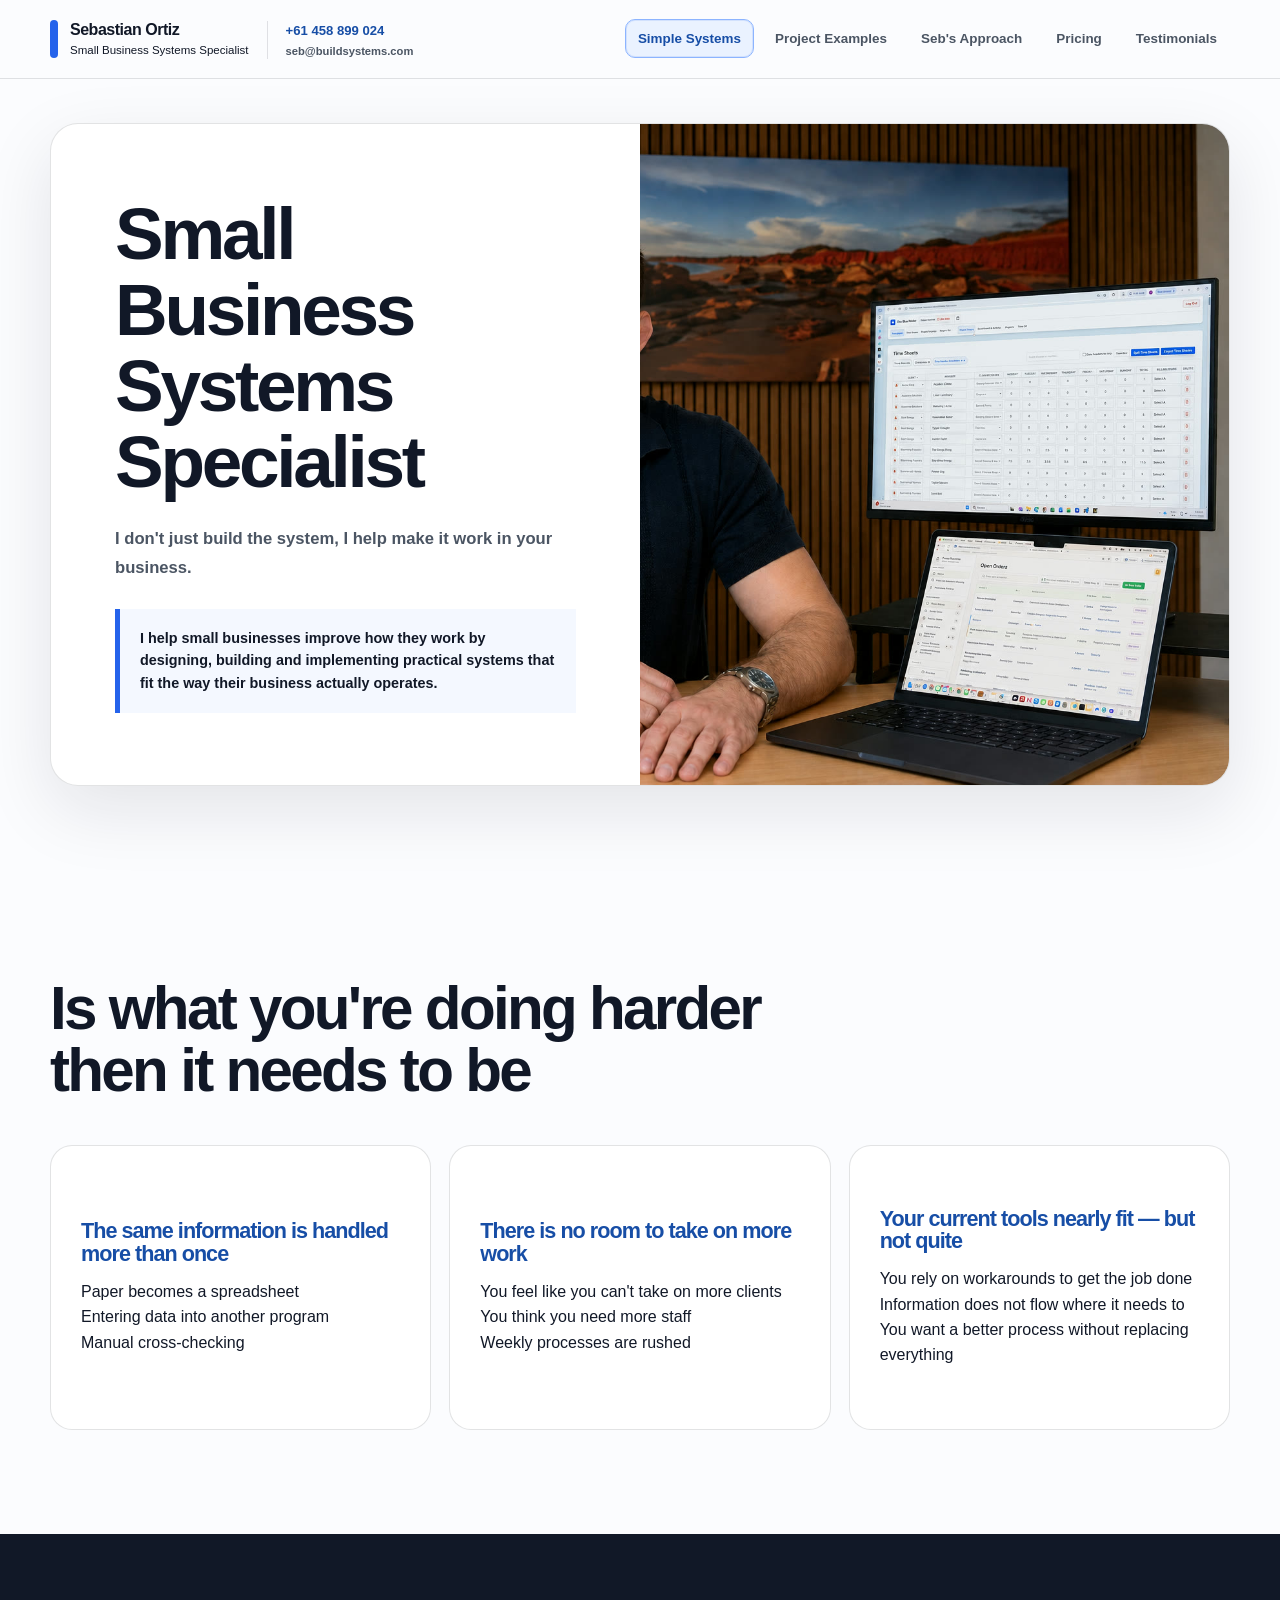
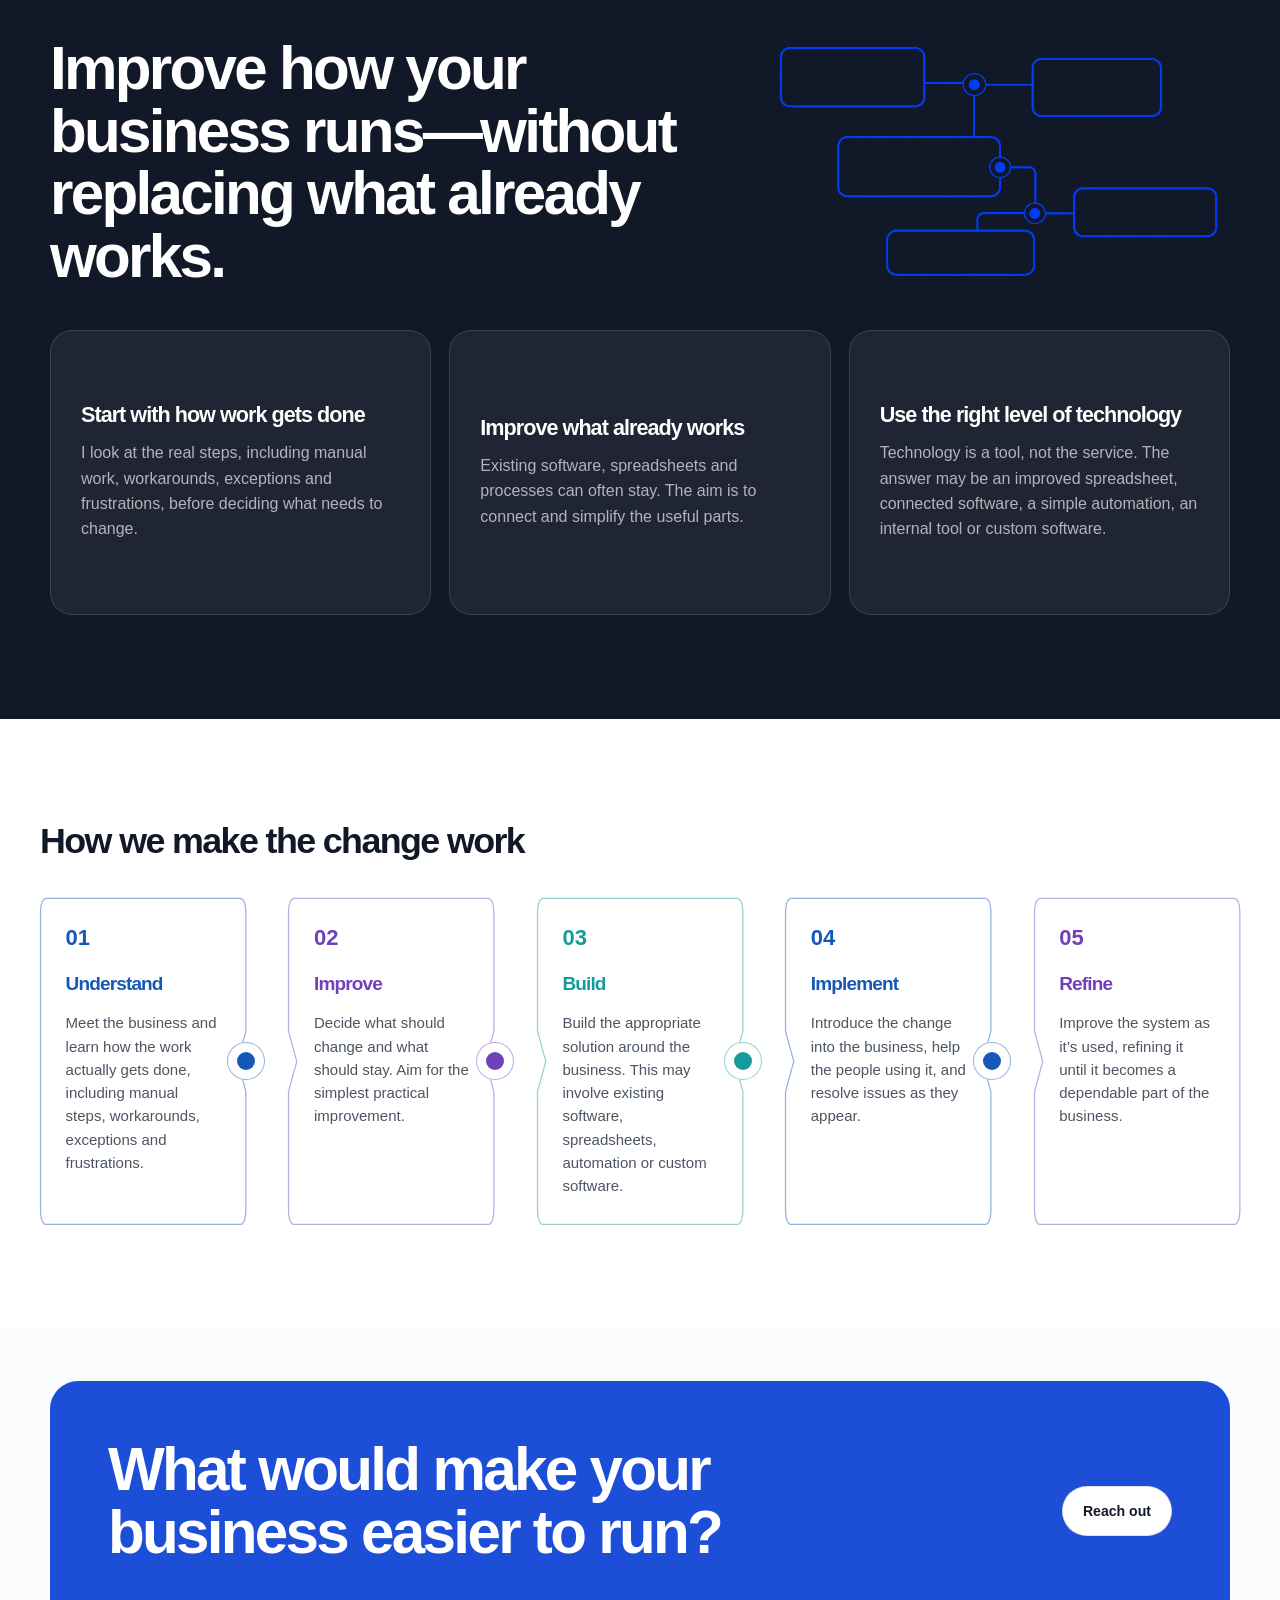
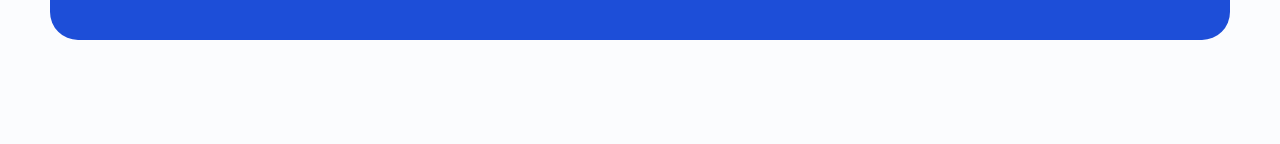
<file: seb-systems-github-ready/index.html>
<!doctype html>
<html lang="en">
<head>
  <meta charset="utf-8">
  <meta name="viewport" content="width=device-width, initial-scale=1">
  <meta name="description" content="Sebastian Ortiz is a Small Business Systems Specialist in Perth, helping small businesses improve the way work gets done.">
  <meta name="theme-color" content="#111827">
  <link rel="icon" href="assets/favicon-upgraded-boat.png" type="image/png">
  <link rel="stylesheet" href="assets/styles.css?v=20260903j">
  <title>Small Business Systems Specialist Perth | Sebastian Ortiz</title>
</head>
<body>
<a class="skip-link" href="#main">Skip to content</a>

<header class="site-header">
  <div class="container header-inner">
    <div class="brand-area">
      <a class="brand" href="index.html" aria-label="Sebastian Ortiz home">
        <span class="brand-mark" aria-hidden="true"></span>
        <span class="brand-copy"><strong>Sebastian Ortiz</strong><span>Small Business Systems Specialist</span></span>
      </a>
      <div class="header-contact"><a class="header-phone" href="tel:+61458899024" aria-label="Call Sebastian Ortiz on +61 458 899 024">+61 458 899 024</a><a class="header-email" href="mailto:seb@buildsystems.com">seb@buildsystems.com</a></div>
    </div>
    <button class="menu-toggle" type="button" aria-label="Open navigation" aria-expanded="false" data-menu-toggle>☰</button>
    <nav class="site-nav" aria-label="Main navigation" data-site-nav>
      <a href="index.html" aria-current="page">Simple Systems</a><a href="case-example.html">Project Examples</a><a href="about.html">Seb's Approach</a><a href="pricing.html">Pricing</a><a href="testimonials.html">Testimonials</a>
    </nav>
  </div>
</header>

<main id="main">
  <section class="hero">
    <div class="container hero-grid">
      <div class="hero-copy">
        <h1>Small Business Systems Specialist</h1>
        <p class="lead"><strong>I don't just build the system, I help make it work in your business.</strong></p>
        <div class="credibility"><strong>I help small businesses improve how they work by designing, building and implementing practical systems that fit the way their business actually operates.</strong></div>
      </div>
      <div class="hero-photo">
        <img src="assets/seb-photo-enhanced.jpg" alt="Custom workforce management systems displayed on a monitor and laptop" width="1536" height="1024" loading="eager" decoding="async" fetchpriority="high" data-photo data-nav-priority>
      </div>
    </div>
  </section>

  <section>
    <div class="container">
      <div class="section-heading">
        <div><h2>Is what you're doing harder then it needs to be</h2></div>
      </div>
      <div class="problem-grid">
        <article class="problem-card"><h3>The same information is handled more than once</h3><p>Paper becomes a spreadsheet<br>Entering data into another program<br>Manual cross-checking</p></article>
        <article class="problem-card"><h3>There is no room to take on more work</h3><p>You feel like you can't take on more clients<br>You think you need more staff<br>Weekly processes are rushed</p></article>
        <article class="problem-card"><h3>Your current tools nearly fit — but not quite</h3><p>You rely on workarounds to get the job done<br>Information does not flow where it needs to<br>You want a better process without replacing everything</p></article>
      </div>
    </div>
  </section>

  <section class="dark-section systems-section">
    <div class="container">
      <div class="systems-section__top">
        <div class="section-heading systems-section__heading">
          <div><h2>Improve how your business runs—without replacing what already works.</h2></div>
        </div>
        <figure class="systems-geometry" aria-hidden="true"><img src="assets/connected-systems-diagram.png" alt="" width="1717" height="916" loading="lazy" decoding="async"></figure>
      </div>
      <div class="build-grid">
        <article class="build-card"><h3>Start with how work gets done</h3><p>I look at the real steps, including manual work, workarounds, exceptions and frustrations, before deciding what needs to change.</p></article>
        <article class="build-card"><h3>Improve what already works</h3><p>Existing software, spreadsheets and processes can often stay. The aim is to connect and simplify the useful parts.</p></article>
        <article class="build-card"><h3>Use the right level of technology</h3><p>Technology is a tool, not the service. The answer may be an improved spreadsheet, connected software, a simple automation, an internal tool or custom software.</p></article>
      </div>
    </div>
  </section>

  <section class="process-section">
    <div class="container">
      <div class="section-heading section-heading--process"><div><h2>How we make the change work</h2></div></div>
      <div class="process-grid">
        <article class="process-card process-card--blue">
          <svg class="process-outline" viewBox="0 0 400 250" preserveAspectRatio="none" focusable="false" aria-hidden="true"><path d="M13 1H387Q399 1 399 13V102L383 125L399 148V237Q399 249 387 249H13Q1 249 1 237V13Q1 1 13 1Z" /></svg>
          <span class="process-number">01</span><h3>Understand</h3><p>Meet the business and learn how the work actually gets done, including manual steps, workarounds, exceptions and frustrations.</p>
        </article>
        <article class="process-card process-card--purple">
          <svg class="process-outline" viewBox="0 0 400 250" preserveAspectRatio="none" focusable="false" aria-hidden="true"><path d="M13 1H387Q399 1 399 13V102L383 125L399 148V237Q399 249 387 249H13Q1 249 1 237V148L17 125L1 102V13Q1 1 13 1Z" /></svg>
          <span class="process-number">02</span><h3>Improve</h3><p>Decide what should change and what should stay. Aim for the simplest practical improvement.</p>
        </article>
        <article class="process-card process-card--teal">
          <svg class="process-outline" viewBox="0 0 400 250" preserveAspectRatio="none" focusable="false" aria-hidden="true"><path d="M13 1H387Q399 1 399 13V102L383 125L399 148V237Q399 249 387 249H13Q1 249 1 237V148L17 125L1 102V13Q1 1 13 1Z" /></svg>
          <span class="process-number">03</span><h3>Build</h3><p>Build the appropriate solution around the business. This may involve existing software, spreadsheets, automation or custom software.</p>
        </article>
        <article class="process-card process-card--blue">
          <svg class="process-outline" viewBox="0 0 400 250" preserveAspectRatio="none" focusable="false" aria-hidden="true"><path d="M13 1H387Q399 1 399 13V102L383 125L399 148V237Q399 249 387 249H13Q1 249 1 237V148L17 125L1 102V13Q1 1 13 1Z" /></svg>
          <span class="process-number">04</span><h3>Implement</h3><p>Introduce the change into the business, help the people using it, and resolve issues as they appear.</p>
        </article>
        <article class="process-card process-card--purple">
          <svg class="process-outline" viewBox="0 0 400 250" preserveAspectRatio="none" focusable="false" aria-hidden="true"><path d="M13 1H387Q399 1 399 13V237Q399 249 387 249H13Q1 249 1 237V148L17 125L1 102V13Q1 1 13 1Z" /></svg>
          <span class="process-number">05</span><h3>Refine</h3><p>Improve the system as it’s used, refining it until it becomes a dependable part of the business.</p>
        </article>
        <span class="process-node process-node--blue" aria-hidden="true"></span>
        <span class="process-node process-node--purple" aria-hidden="true"></span>
        <span class="process-node process-node--teal" aria-hidden="true"></span>
        <span class="process-node process-node--blue-last" aria-hidden="true"></span>
      </div>
    </div>
  </section>

  <section>
    <div class="container cta-panel">
      <div><h2>What would make your business easier to run?</h2></div>
      <a class="btn btn-secondary cta-action" href="contact.html">Reach out</a>
    </div>
  </section>
</main>

<script src="assets/site-config.js"></script>
<script src="assets/site.js?v=20260903h"></script>

</body></html>
</file>
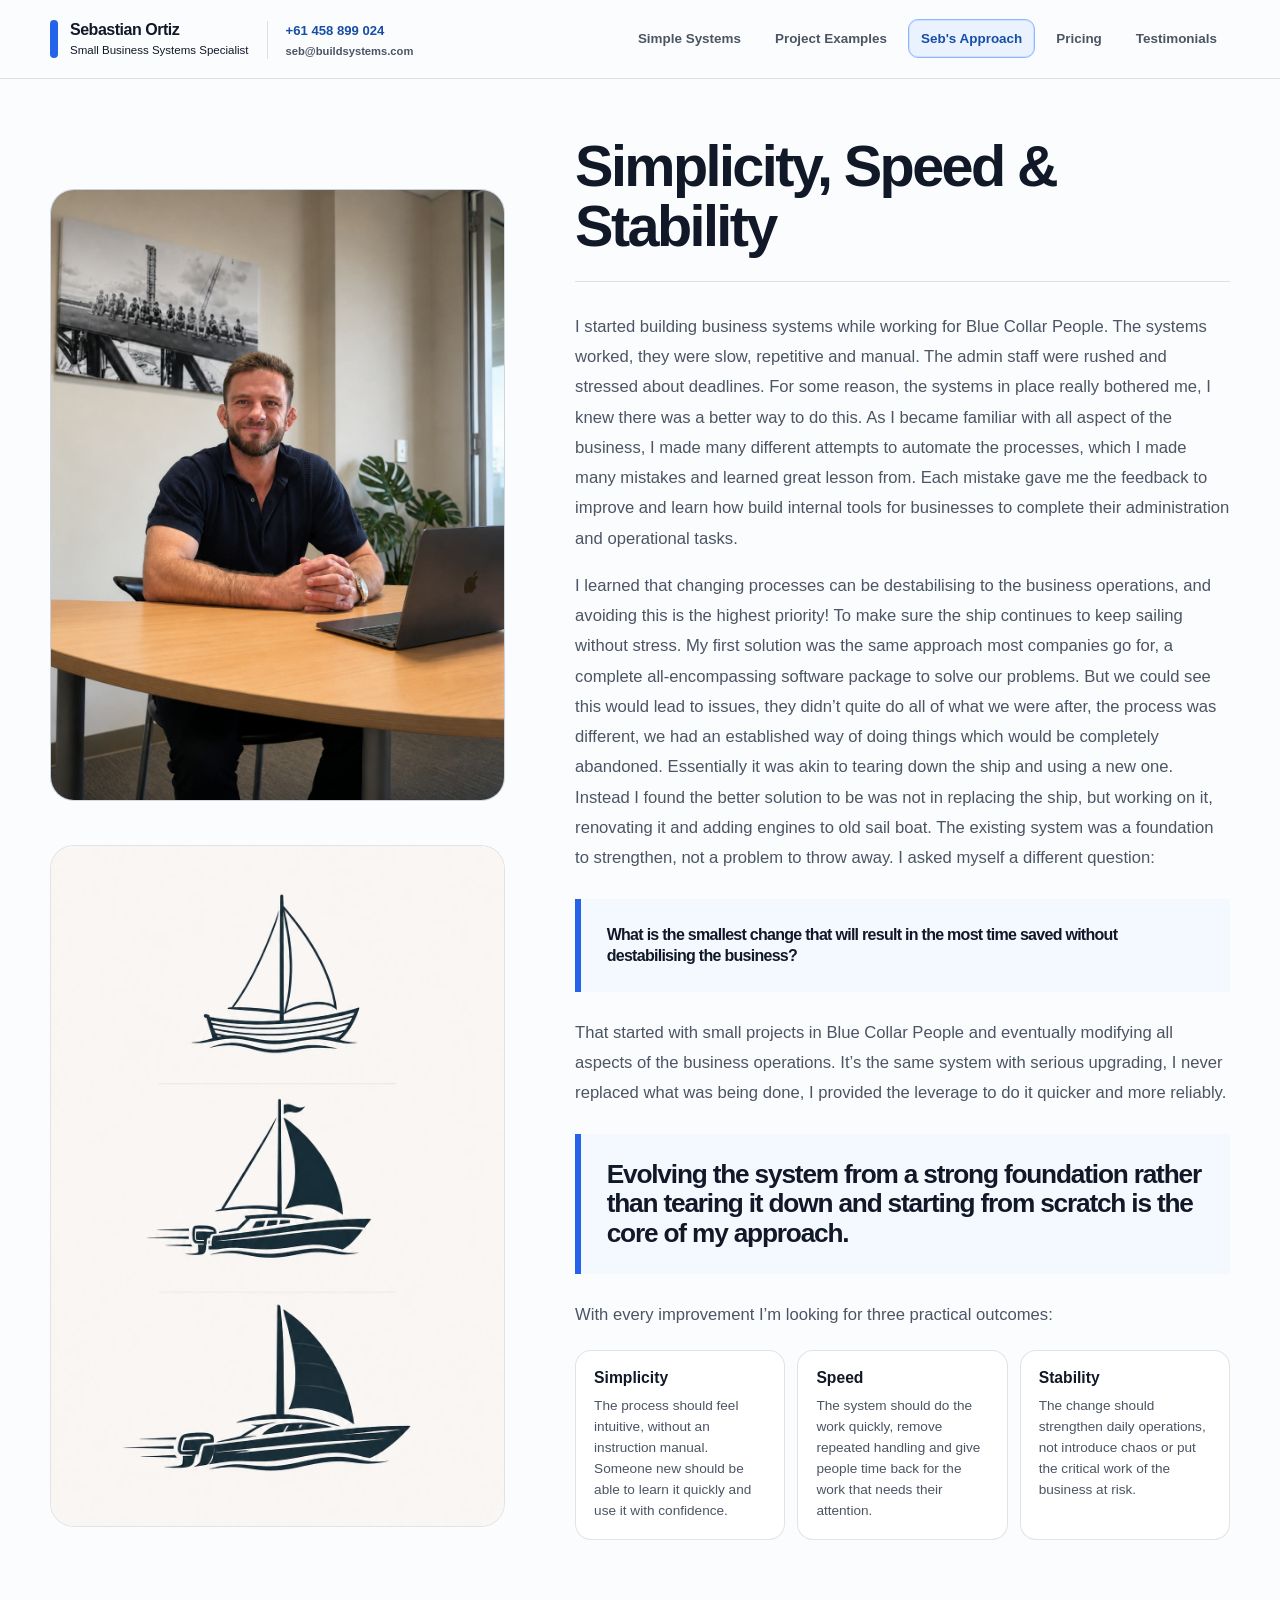
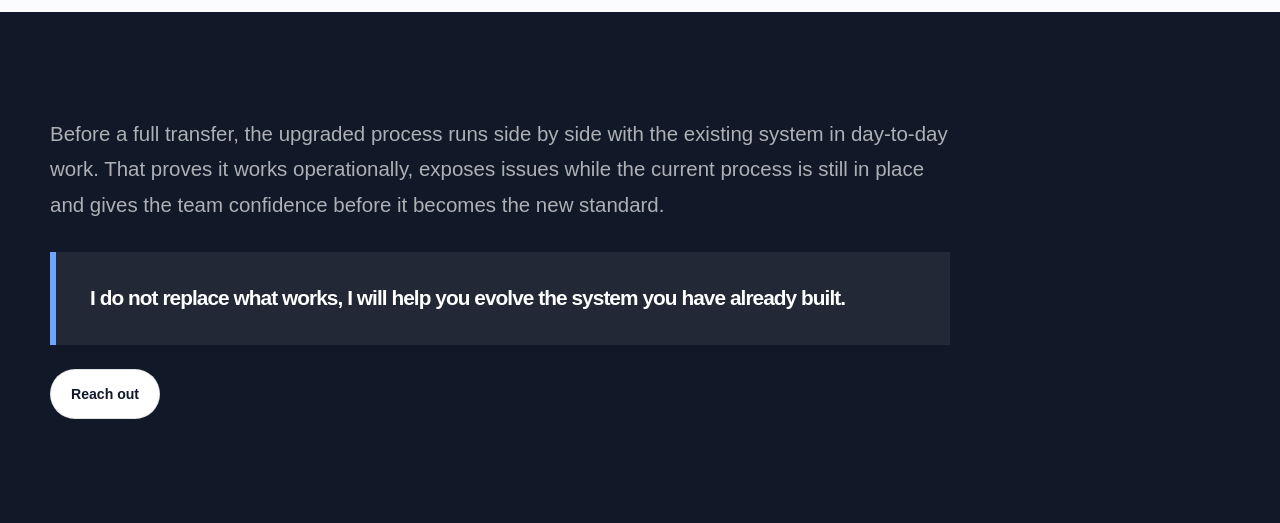
<file: seb-systems-github-ready/about.html>
<!doctype html>
<html lang="en">
<head>
  <meta charset="utf-8">
  <meta name="viewport" content="width=device-width, initial-scale=1">
  <meta name="description" content="About Sebastian Ortiz and his practical approach to improving small business systems.">
  <meta name="theme-color" content="#111827">
  <link rel="icon" href="assets/favicon-upgraded-boat.png" type="image/png">
  <link rel="stylesheet" href="assets/styles.css?v=20260903j">
  <title>Seb's Approach | Sebastian Ortiz</title>
</head>
<body>
<a class="skip-link" href="#main">Skip to content</a>

<header class="site-header">
  <div class="container header-inner">
    <div class="brand-area">
      <a class="brand" href="index.html" aria-label="Sebastian Ortiz home">
        <span class="brand-mark" aria-hidden="true"></span>
        <span class="brand-copy"><strong>Sebastian Ortiz</strong><span>Small Business Systems Specialist</span></span>
      </a>
      <div class="header-contact"><a class="header-phone" href="tel:+61458899024" aria-label="Call Sebastian Ortiz on +61 458 899 024">+61 458 899 024</a><a class="header-email" href="mailto:seb@buildsystems.com">seb@buildsystems.com</a></div>
    </div>
    <button class="menu-toggle" type="button" aria-label="Open navigation" aria-expanded="false" data-menu-toggle>☰</button>
    <nav class="site-nav" aria-label="Main navigation" data-site-nav>
      <a href="index.html">Simple Systems</a><a href="case-example.html">Project Examples</a><a href="about.html" aria-current="page">Seb's Approach</a><a href="pricing.html">Pricing</a><a href="testimonials.html">Testimonials</a>
    </nav>
  </div>
</header>

<main id="main">
  <section class="page-hero">
    <div class="container about-grid">
      <div class="about-visuals">
        <div class="about-photo">
          <img src="assets/seb-approach-portrait.jpg" alt="Sebastian Ortiz seated at a desk in his office" width="1086" height="1448" loading="eager" decoding="async" fetchpriority="high" data-photo data-nav-priority>
        </div>
        <div class="about-image-spacer" aria-hidden="true"></div>
        <figure class="about-boat-progression">
          <img src="assets/sebs-approach-boat-progression.jpg" alt="Illustration of boats progressing from a rowboat to motor-assisted sailboats" width="1024" height="1536" loading="lazy" decoding="async">
        </figure>
      </div>
      <div class="about-copy">
        <h1>Simplicity, Speed &amp; Stability</h1>
        <article>
          <p>I started building business systems while working for Blue Collar People. The systems worked, they were slow, repetitive and manual. The admin staff were rushed and stressed about deadlines. For some reason, the systems in place really bothered me, I knew there was a better way to do this. As I became familiar with all aspect of the business, I made many different attempts to automate the processes, which I made many mistakes and learned great lesson from. Each mistake gave me the feedback to improve and learn how build internal tools for businesses to complete their administration and operational tasks.</p>

          <p>I learned that changing processes can be  destabilising to the business operations, and avoiding this is the highest priority! To make sure the ship continues to keep sailing without stress. My first solution was the same approach most companies go for, a complete all-encompassing software package to solve our problems. But we could see this would lead to issues, they didn’t quite do all of what we were after, the process was different, we had an established way of doing things which would be completely abandoned. Essentially it was akin to tearing down the ship and using a new one. Instead I found the better solution to be was not in replacing the ship, but working on it, renovating it and adding engines to old sail boat. The existing system was a foundation to strengthen, not a problem to throw away. I asked myself a different question:</p>

          <blockquote class="approach-question">What is the smallest change that will result in the most time saved without destabilising the business?</blockquote>

          <p>That started with small projects in Blue Collar People and eventually modifying all aspects of the business operations. It’s the same system with serious upgrading, I never replaced what was being done, I provided the leverage to do it quicker and more reliably.</p>

          <blockquote class="foundational-statement">Evolving the system from a strong foundation rather than tearing it down and starting from scratch is the core of my approach.</blockquote>

          <p>With every improvement I’m looking for three practical outcomes:</p>

          <ul class="approach-principles" aria-label="System design principles">
            <li><strong>Simplicity</strong>The process should feel intuitive, without an instruction manual. Someone new should be able to learn it quickly and use it with confidence.</li>
            <li><strong>Speed</strong>The system should do the work quickly, remove repeated handling and give people time back for the work that needs their attention.</li>
            <li><strong>Stability</strong>The change should strengthen daily operations, not introduce chaos or put the critical work of the business at risk.</li>
          </ul>

        </article>
      </div>
    </div>
  </section>
  <section class="dark-section approach-transition-section" aria-label="Stable changeover"><div class="container"><div class="approach-transition"><p>Before a full transfer, the upgraded process runs side by side with the existing system in day-to-day work. That proves it works operationally, exposes issues while the current process is still in place and gives the team confidence before it becomes the new standard.</p><p class="closing-line">I do not replace what works, I will help you evolve the system you have already built.</p><a class="btn btn-secondary cta-action" href="contact.html">Reach out</a></div></div></section>
</main>

<script src="assets/site-config.js"></script>
<script src="assets/site.js?v=20260903h"></script>

</body></html>
</file>
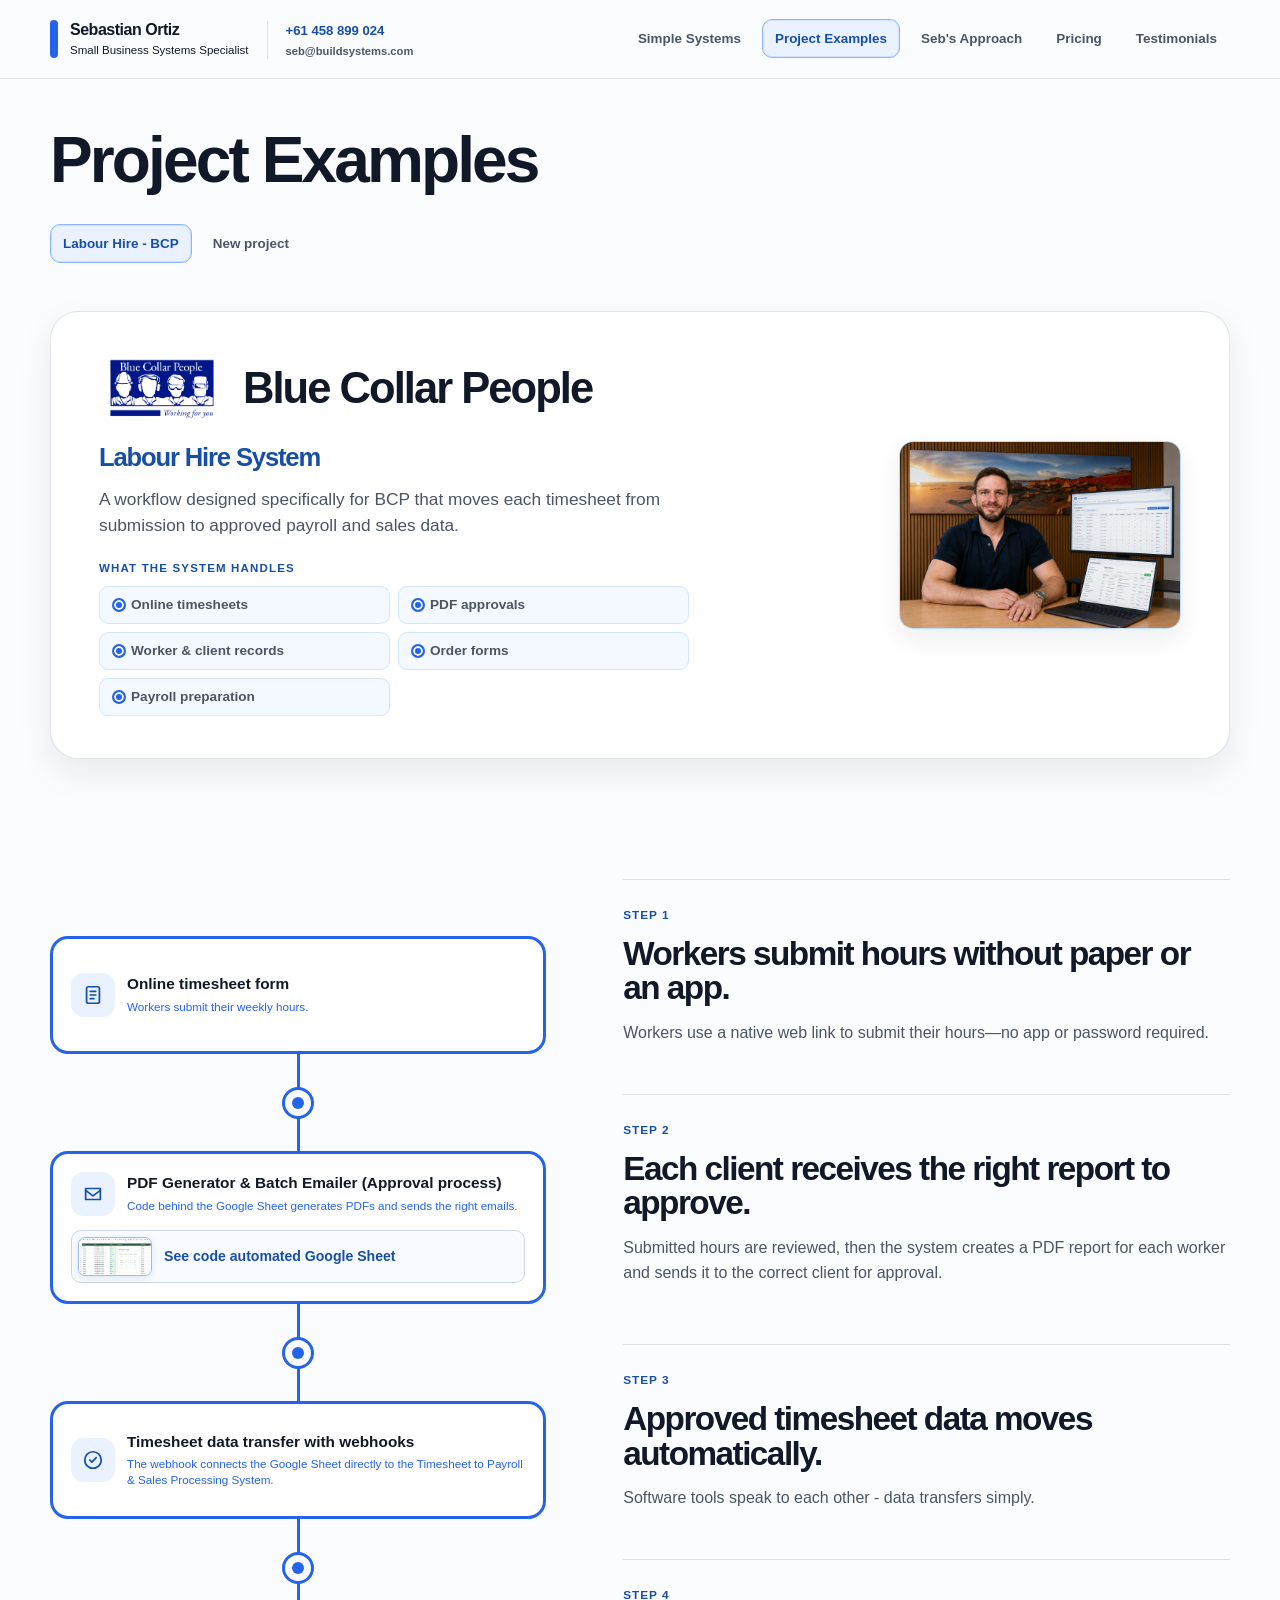
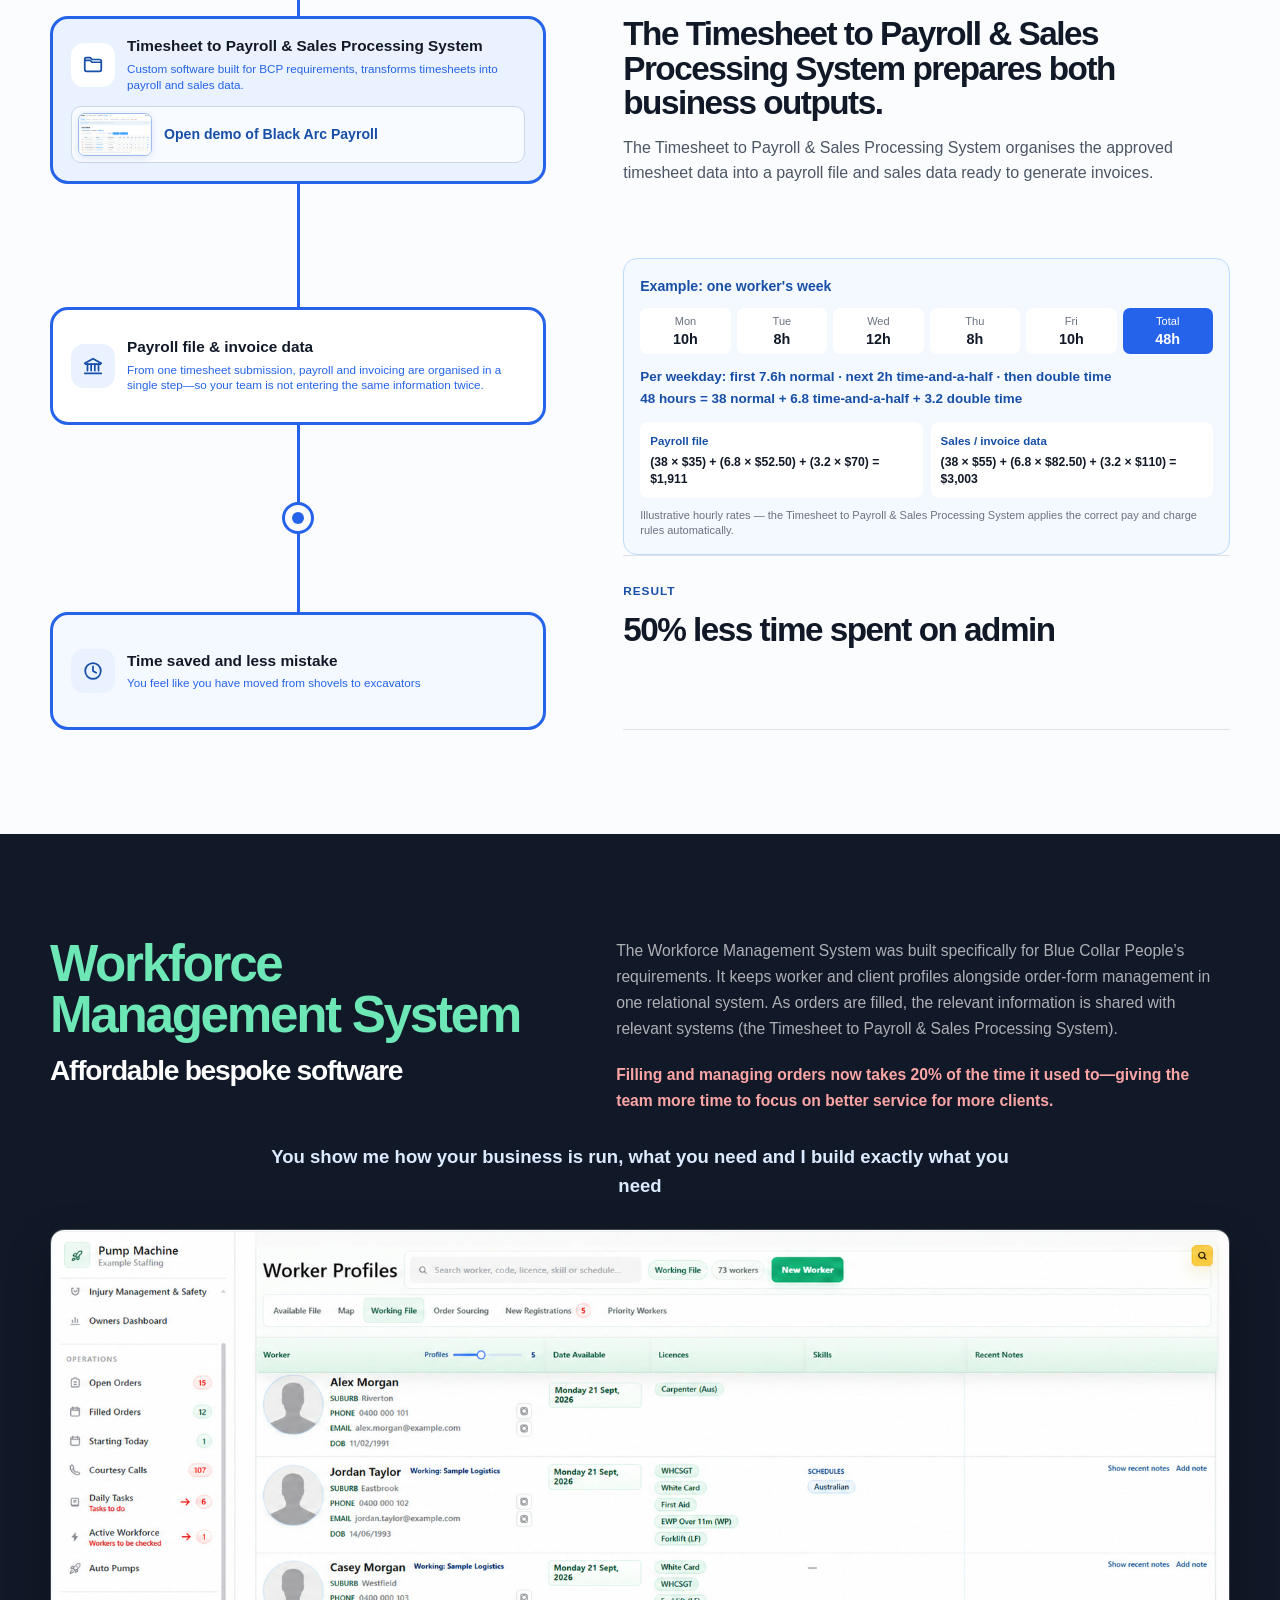
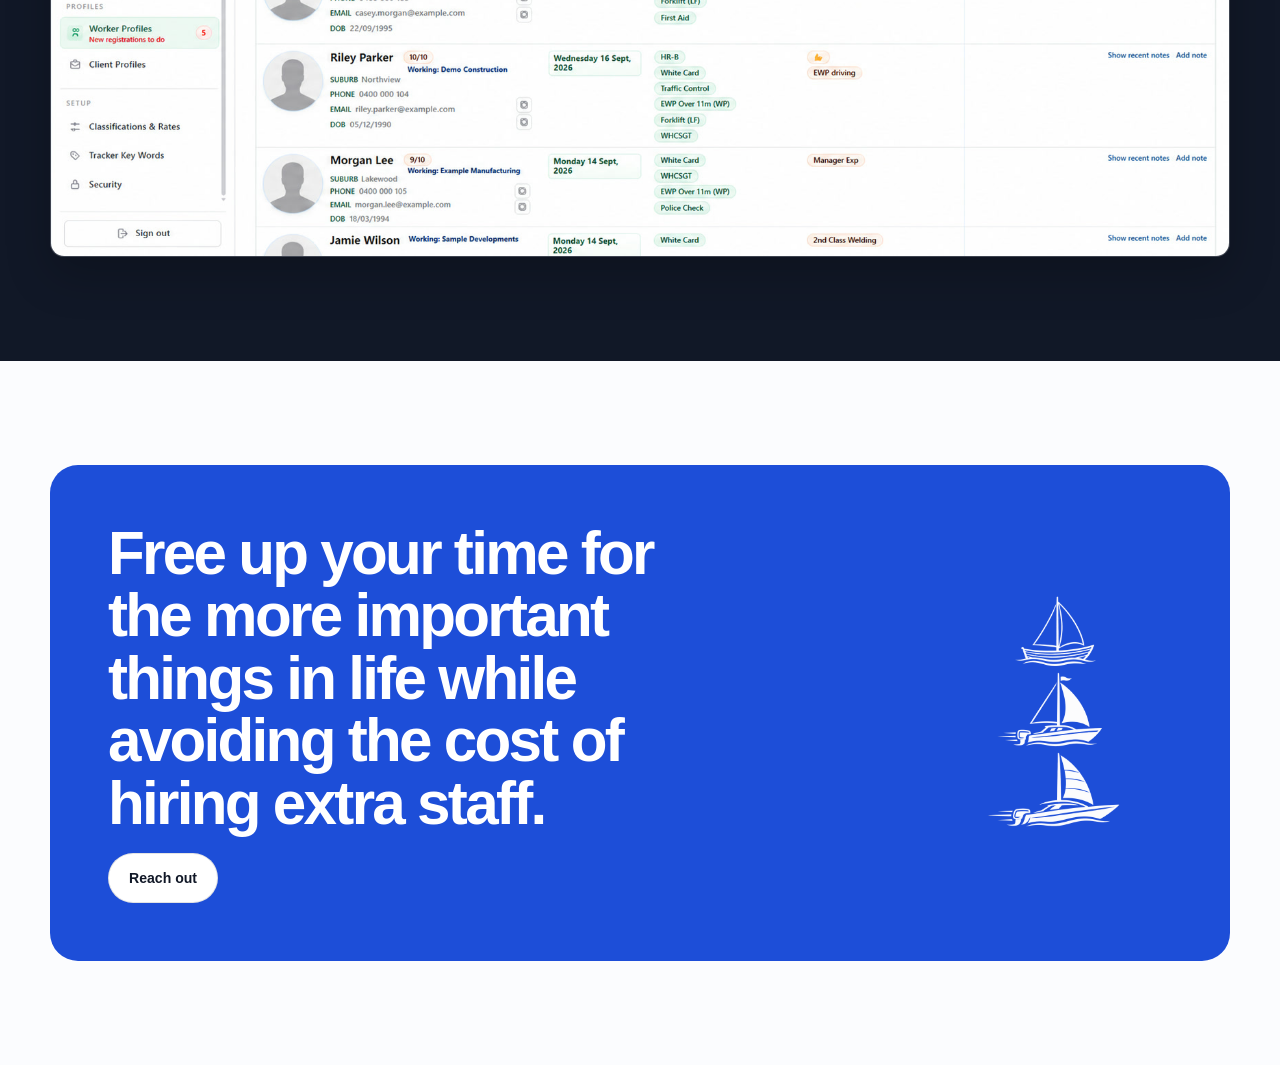
<file: seb-systems-github-ready/case-example.html>
<!doctype html>
<html lang="en">
<head>
  <meta charset="utf-8">
  <meta name="viewport" content="width=device-width, initial-scale=1">
  <meta name="description" content="Project examples from Sebastian Ortiz, including Blue Collar People's connected labour hire system.">
  <meta name="theme-color" content="#111827">
  <link rel="icon" href="assets/favicon-upgraded-boat.png" type="image/png">
  <link rel="stylesheet" href="assets/styles.css?v=20260903j">
  <title>Project Examples | Sebastian Ortiz</title>
</head>
<body>
<a class="skip-link" href="#main">Skip to content</a>

<header class="site-header">
  <div class="container header-inner">
    <div class="brand-area">
      <a class="brand" href="index.html" aria-label="Sebastian Ortiz home">
        <span class="brand-mark" aria-hidden="true"></span>
        <span class="brand-copy"><strong>Sebastian Ortiz</strong><span>Small Business Systems Specialist</span></span>
      </a>
      <div class="header-contact"><a class="header-phone" href="tel:+61458899024" aria-label="Call Sebastian Ortiz on +61 458 899 024">+61 458 899 024</a><a class="header-email" href="mailto:seb@buildsystems.com">seb@buildsystems.com</a></div>
    </div>
    <button class="menu-toggle" type="button" aria-label="Open navigation" aria-expanded="false" data-menu-toggle>☰</button>
    <nav class="site-nav" aria-label="Main navigation" data-site-nav>
      <a href="index.html">Simple Systems</a><a href="case-example.html" aria-current="page">Project Examples</a><a href="about.html">Seb's Approach</a><a href="pricing.html">Pricing</a><a href="testimonials.html">Testimonials</a>
    </nav>
  </div>
</header>

<main id="main">
  <section class="project-examples-intro" aria-labelledby="project-examples-heading">
    <div class="container">
      <div class="project-examples-intro__heading">
        <h1 id="project-examples-heading">Project Examples</h1>
      </div>
      <div class="project-tabs" role="tablist" aria-label="Project examples" data-project-tabs>
        <button class="project-tab" id="labour-hire-bcp-tab" type="button" role="tab" aria-selected="true" aria-controls="labour-hire-bcp-panel" tabindex="0" data-project-tab>Labour Hire - BCP</button>
        <button class="project-tab" id="new-project-tab" type="button" role="tab" aria-selected="false" aria-controls="new-project-panel" tabindex="-1" data-project-tab>New project</button>
      </div>
    </div>
  </section>

  <div class="project-example-panels">
    <div class="project-example-panel" id="labour-hire-bcp-panel" role="tabpanel" aria-labelledby="labour-hire-bcp-tab" tabindex="0">
      <section class="page-hero case-hero">
        <div class="container page-hero-shell">
          <div class="case-hero__content">
            <div class="case-hero__copy">
              <div class="case-hero__identity">
                <img class="case-hero__client-logo" src="assets/blue-collar-people-logo.png" alt="Blue Collar People logo" width="638" height="351" decoding="async">
                <h2>Blue Collar People</h2>
              </div>
              <h3>Labour Hire System</h3>
              <p class="case-hero__summary">A workflow designed specifically for BCP that moves each timesheet from submission to approved payroll and sales data.</p>
              <p class="case-hero__feature-label">What the system handles</p>
              <ul class="case-hero__features">
                <li>Online timesheets</li>
                <li>PDF approvals</li>
                <li>Worker &amp; client records</li>
                <li>Order forms</li>
                <li>Payroll preparation</li>
              </ul>
            </div>
            <figure class="case-hero__photo case-hero__photo--systems"><img src="assets/case-hero-seb-systems-sharp.jpg" alt="Sebastian Ortiz seated with the Timesheet to Payroll &amp; Sales Processing System on a desktop monitor and Workforce Management System on a laptop" width="1536" height="1024" loading="eager" decoding="async" fetchpriority="high" data-nav-priority></figure>
          </div>
        </div>
      </section>

  <section class="case-walkthrough-section">
    <div class="container">
      <div class="case-walkthrough" id="case-flow" aria-label="System flow">
        <div class="case-workflow-row">
          <div class="workflow-card-track"><article class="workflow-vertical-node"><span class="node-icon"><svg viewBox="0 0 24 24"><rect x="5" y="3" width="14" height="18" rx="2"/><path d="M9 8h6"/><path d="M9 12h6"/><path d="M9 16h4"/></svg></span><span class="node-copy"><strong>Online timesheet form</strong><span>Workers submit their weekly hours.</span></span></article><span class="workflow-vertical-connector" aria-hidden="true"></span></div>
          <article class="case-workflow-step"><span>Step 1</span><h2>Workers submit hours without paper or an app.</h2><p>Workers use a native web link to submit their hours—no app or password required.</p></article>
        </div>
        <div class="case-workflow-row">
          <div class="workflow-card-track"><article class="workflow-vertical-node"><span class="node-icon"><svg viewBox="0 0 24 24"><path d="M4 6h16v12H4z"/><path d="m4 8 8 6 8-6"/></svg></span><span class="node-copy"><strong>PDF Generator &amp; Batch Emailer (Approval process)</strong><span>Code behind the Google Sheet generates PDFs and sends the right emails.</span></span><a class="workflow-media-trigger" href="#batch-sheet-dialog"><img src="assets/batch-pdf-emailer-anonymised-preview.jpg" alt="Anonymised Google Sheet batch email queue" width="444" height="230" loading="lazy" decoding="async"><span class="workflow-media-copy"><strong>See code automated Google Sheet</strong></span></a></article><span class="workflow-vertical-connector" aria-hidden="true"></span></div>
          <article class="case-workflow-step"><span>Step 2</span><h2>Each client receives the right report to approve.</h2><p>Submitted hours are reviewed, then the system creates a PDF report for each worker and sends it to the correct client for approval.</p></article>
        </div>
        <div class="case-workflow-row">
          <div class="workflow-card-track"><article class="workflow-vertical-node"><span class="node-icon"><svg viewBox="0 0 24 24"><circle cx="12" cy="12" r="9"/><path d="m8.5 12 2.3 2.3 4.7-4.8"/></svg></span><span class="node-copy"><strong>Timesheet data transfer with webhooks</strong><span>The webhook connects the Google Sheet directly to the Timesheet to Payroll &amp; Sales Processing System.</span></span></article><span class="workflow-vertical-connector" aria-hidden="true"></span></div>
          <article class="case-workflow-step"><span>Step 3</span><h2>Approved timesheet data moves automatically.</h2><p>Software tools speak to each other - data transfers simply.</p></article>
        </div>
        <div class="case-workflow-row case-workflow-row--step-four">
          <div class="workflow-card-track workflow-card-track--step-four-hub"><article class="workflow-vertical-node workflow-vertical-node--hub"><span class="node-icon"><svg viewBox="0 0 24 24"><path d="M3 7h6l2 2h10v8a2 2 0 0 1-2 2H5a2 2 0 0 1-2-2z"/><path d="M3 7V6a2 2 0 0 1 2-2h4l2 2h8a2 2 0 0 1 2 2v1"/></svg></span><span class="node-copy"><strong>Timesheet to Payroll &amp; Sales Processing System</strong><span>Custom software built for BCP requirements, transforms timesheets into payroll and sales data.</span></span><a class="workflow-media-trigger workflow-demo-trigger" href="timesheet-payroll-demo.html" target="_blank" rel="noopener noreferrer"><img src="assets/black-arc-payroll-demo-preview-small.jpg" alt="Black Arc Labour Hire Payroll Preparation demo showing fictional editable time sheets" width="480" height="270" loading="lazy" decoding="async"><span class="workflow-media-copy"><strong>Open demo of Black Arc Payroll</strong></span></a></article><span class="workflow-vertical-connector" aria-hidden="true"></span></div>
          <article class="case-workflow-step case-workflow-step--step-four"><span>Step 4</span><h2>The Timesheet to Payroll &amp; Sales Processing System prepares both business outputs.</h2><p>The Timesheet to Payroll &amp; Sales Processing System organises the approved timesheet data into a payroll file and sales data ready to generate invoices.</p></article>
          <span class="workflow-vertical-connector workflow-vertical-connector--step-four-join" aria-hidden="true"></span>
          <div class="workflow-card-track workflow-card-track--step-four-output"><article class="workflow-vertical-node workflow-vertical-node--output"><span class="node-icon"><svg viewBox="0 0 24 24"><path d="m3 9 9-5 9 5"/><path d="M4 10h16"/><path d="M6 10v7"/><path d="M10 10v7"/><path d="M14 10v7"/><path d="M18 10v7"/><path d="M3 20h18"/></svg></span><span class="node-copy"><strong>Payroll file &amp; invoice data</strong><span>From one timesheet submission, payroll and invoicing are organised in a single step—so your team is not entering the same information twice.</span></span></article><span class="workflow-vertical-connector" aria-hidden="true"></span></div>
          <div class="timesheet-example" aria-label="Illustrative timesheet calculation"><strong>Example: one worker's week</strong><div class="timesheet-example__hours"><span>Mon<br><b>10h</b></span><span>Tue<br><b>8h</b></span><span>Wed<br><b>12h</b></span><span>Thu<br><b>8h</b></span><span>Fri<br><b>10h</b></span><span class="timesheet-example__total">Total<br><b>48h</b></span></div><p class="timesheet-example__split">Per weekday: first 7.6h normal · next 2h time-and-a-half · then double time<br>48 hours = 38 normal + 6.8 time-and-a-half + 3.2 double time</p><div class="timesheet-example__outputs"><div><span>Payroll file</span><b>(38 × $35) + (6.8 × $52.50) + (3.2 × $70) = $1,911</b></div><div><span>Sales / invoice data</span><b>(38 × $55) + (6.8 × $82.50) + (3.2 × $110) = $3,003</b></div></div><small>Illustrative hourly rates — the Timesheet to Payroll &amp; Sales Processing System applies the correct pay and charge rules automatically.</small></div>
        </div>
        <div class="case-workflow-row case-workflow-row--result">
          <div class="workflow-card-track workflow-card-track--last"><article class="workflow-vertical-node workflow-vertical-node--result"><span class="node-icon"><svg viewBox="0 0 24 24"><circle cx="12" cy="12" r="8.5"/><path d="M12 7v5l3.5 2"/></svg></span><span class="node-copy"><strong>Time saved and less mistake</strong><span>You feel like you have moved from shovels to excavators</span></span></article></div>
          <article class="case-workflow-step case-workflow-step--result"><span>Result</span><h2>50% less time spent on admin</h2></article>
        </div>
      </div>
      <section class="media-modal" id="batch-sheet-dialog" role="dialog" aria-modal="true" aria-labelledby="batch-sheet-dialog-title"><a class="media-modal__backdrop" href="#case-flow" aria-label="Close Google Sheet preview"></a><div class="media-modal__panel"><div class="media-modal__header"><div><span class="kicker">PDF Generator &amp; Batch Emailer (Approval process)</span><h2 id="batch-sheet-dialog-title">Code turns the review queue into sent PDF reports.</h2></div><a class="media-modal__close" href="#case-flow" aria-label="Close Google Sheet preview">×</a></div><div class="media-visual-with-note"><img src="assets/batch-pdf-emailer-anonymised.jpg" alt="Anonymised Google Sheet batch email queue with generic clients and sent report status" width="1746" height="901" loading="lazy" decoding="async"><span class="media-code-note"><b aria-hidden="true">&lt;/&gt;</b><span><strong>Automation code</strong><small>Generates PDFs and sends emails.</small></span></span></div><p>One spreadsheet interface is backed by automation that creates client-specific PDF reports and sends each one to the correct recipient.</p></div></section>
    </div>
  </section>

      <section class="dark-section workforce-section"><div class="container"><div class="workforce-callout" aria-labelledby="workforce-management-system-title"><div class="workforce-callout__intro"><div><h2 id="workforce-management-system-title" class="workforce-product-title">Workforce Management System</h2><h3>Affordable bespoke software</h3></div><div><p>The Workforce Management System was built specifically for Blue Collar People’s requirements. It keeps worker and client profiles alongside order-form management in one relational system. As orders are filled, the relevant information is shared with relevant systems (the Timesheet to Payroll &amp; Sales Processing System).</p><p class="workforce-result">Filling and managing orders now takes 20% of the time it used to—giving the team more time to focus on better service for more clients.</p></div></div><p class="workforce-product-copy">You show me how your business is run, what you need and I build exactly what you need</p><figure class="workforce-callout__image"><img src="assets/pump-machine-worker-profiles.jpg" alt="Workforce Management System Worker Profiles screen showing demo worker records, licences, skills and availability" width="1721" height="914" loading="lazy" decoding="async"></figure></div></div></section>
    </div>

    <div class="project-example-panel project-example-panel--placeholder" id="new-project-panel" role="tabpanel" aria-labelledby="new-project-tab" tabindex="0" hidden>
      <section class="project-placeholder-section">
        <div class="container">
          <div class="project-placeholder">
            <p class="kicker">New project</p>
            <h2>Your next project example</h2>
            <p>Add the next project details here when you are ready.</p>
          </div>
        </div>
      </section>
    </div>
  </div>

  <section><div class="container cta-panel case-cta-panel"><div><h2>Free up your time for the more important things in life while avoiding the cost of hiring extra staff.</h2><a class="btn btn-secondary cta-action" href="contact.html">Reach out</a></div><figure class="case-cta-boats"><img src="assets/case-cta-boat-progression-white.png" alt="White illustration of three boats progressing from a simple sailboat to faster motor-assisted sailboats" width="1024" height="1536" loading="lazy" decoding="async"></figure></div></section>
</main>

<script src="assets/site-config.js"></script>
<script src="assets/site.js?v=20260903h"></script>

</body></html>
</file>
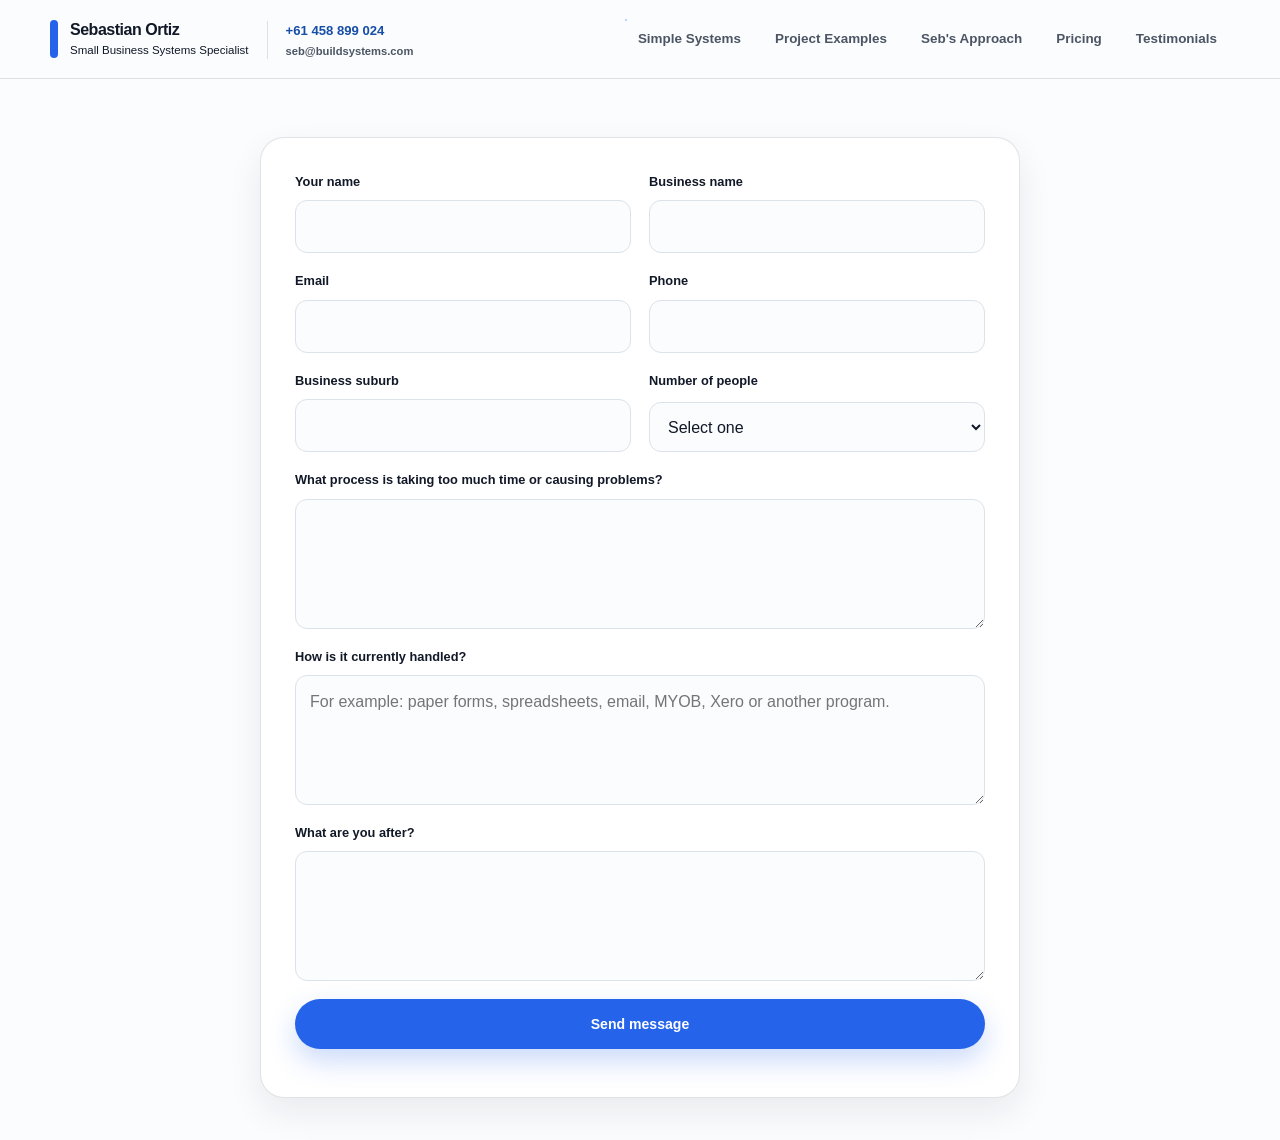
<file: seb-systems-github-ready/contact.html>
<!doctype html>
<html lang="en">
<head>
  <meta charset="utf-8">
  <meta name="viewport" content="width=device-width, initial-scale=1">
  <meta name="description" content="Contact Sebastian Ortiz about a practical systems improvement for a small Perth business.">
  <meta name="theme-color" content="#111827">
  <link rel="icon" href="assets/favicon-upgraded-boat.png" type="image/png">
  <link rel="stylesheet" href="assets/styles.css?v=20260903j">
  <title>Contact | Sebastian Ortiz</title>
</head>
<body>
<a class="skip-link" href="#main">Skip to content</a>

<header class="site-header">
  <div class="container header-inner">
    <div class="brand-area">
      <a class="brand" href="index.html" aria-label="Sebastian Ortiz home">
        <span class="brand-mark" aria-hidden="true"></span>
        <span class="brand-copy"><strong>Sebastian Ortiz</strong><span>Small Business Systems Specialist</span></span>
      </a>
      <div class="header-contact"><a class="header-phone" href="tel:+61458899024" aria-label="Call Sebastian Ortiz on +61 458 899 024">+61 458 899 024</a><a class="header-email" href="mailto:seb@buildsystems.com">seb@buildsystems.com</a></div>
    </div>
    <button class="menu-toggle" type="button" aria-label="Open navigation" aria-expanded="false" data-menu-toggle>☰</button>
    <nav class="site-nav" aria-label="Main navigation" data-site-nav>
      <a href="index.html">Simple Systems</a><a href="case-example.html">Project Examples</a><a href="about.html">Seb's Approach</a><a href="pricing.html">Pricing</a><a href="testimonials.html">Testimonials</a>
    </nav>
  </div>
</header>

<main id="main">
  <section class="page-hero">
    <div class="container contact-grid">
      <form class="form-card" id="contact-form" method="post" data-contact-form>
        <div class="form-grid">
          <div class="field"><label for="name">Your name</label><input id="name" name="name" autocomplete="name" required></div>
          <div class="field"><label for="business">Business name</label><input id="business" name="business" required></div>
          <div class="field"><label for="email">Email</label><input id="email" name="email" type="email" autocomplete="email" required></div>
          <div class="field"><label for="phone">Phone</label><input id="phone" name="phone" type="tel" autocomplete="tel" required></div>
          <div class="field"><label for="suburb">Business suburb</label><input id="suburb" name="suburb" required></div>
          <div class="field"><label for="team_size">Number of people</label><select id="team_size" name="team_size" required><option value="">Select one</option><option>Just me</option><option>2–5</option><option>6–10</option><option>More than 10</option></select></div>
          <div class="field full"><label for="problem">What process is taking too much time or causing problems?</label><textarea id="problem" name="problem" required></textarea></div>
          <div class="field full"><label for="current_process">How is it currently handled?</label><textarea id="current_process" name="current_process" placeholder="For example: paper forms, spreadsheets, email, MYOB, Xero or another program."></textarea></div>
          <div class="field full"><label for="what_after">What are you after?</label><textarea id="what_after" name="what_after"></textarea></div>
          <div class="field full"><button class="btn btn-primary" type="submit">Send message</button></div>
        </div>
        <p class="form-status" data-form-status aria-live="polite"></p>
      </form>
    </div>
  </section>
</main>

<script src="assets/site-config.js"></script>
<script src="assets/site.js?v=20260903h"></script>

</body></html>
</file>
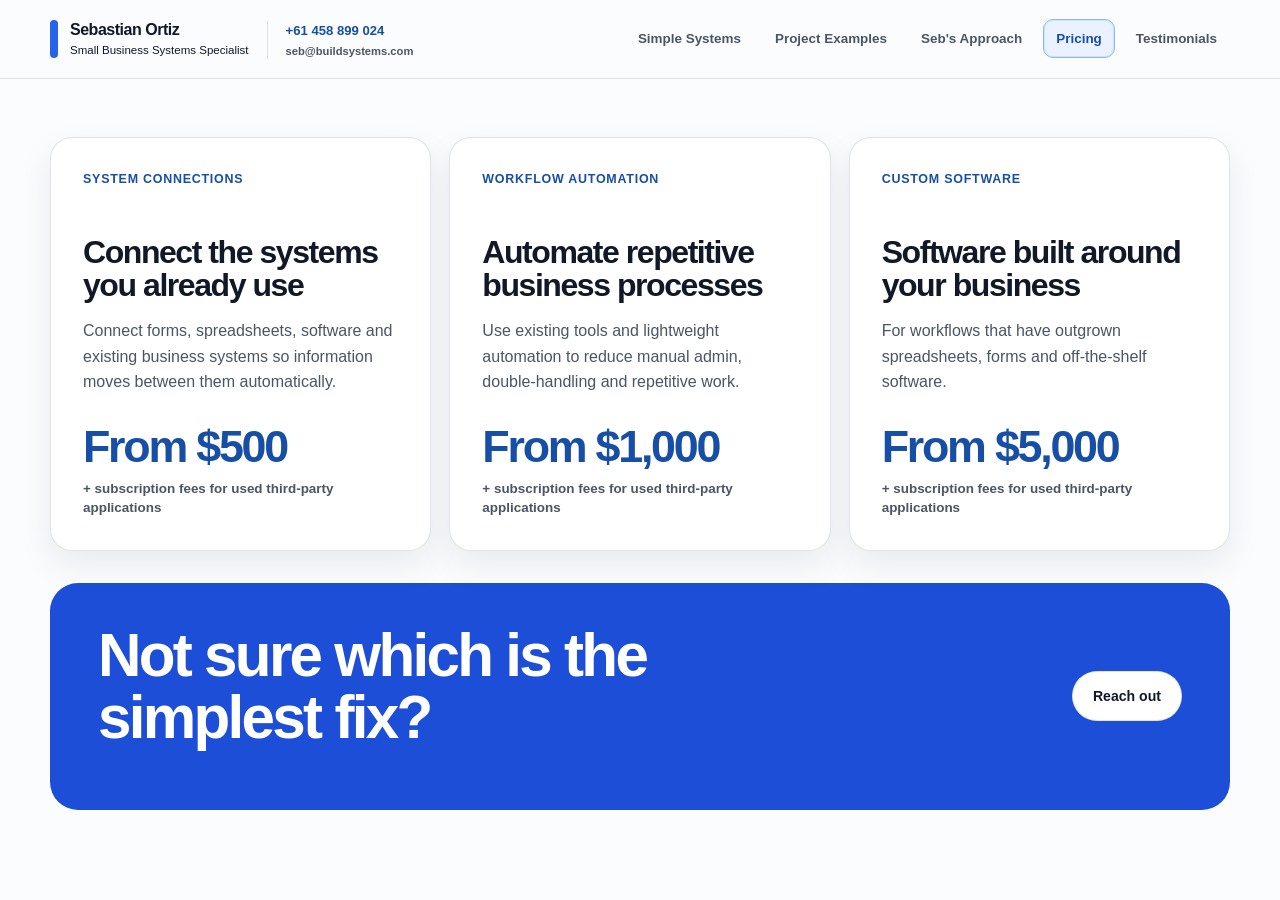
<file: seb-systems-github-ready/pricing.html>
<!doctype html>
<html lang="en">
<head>
  <meta charset="utf-8">
  <meta name="viewport" content="width=device-width, initial-scale=1">
  <meta name="description" content="Clear pricing for practical small business systems built by Sebastian Ortiz.">
  <meta name="theme-color" content="#111827">
  <link rel="icon" href="assets/favicon-upgraded-boat.png" type="image/png">
  <link rel="stylesheet" href="assets/styles.css?v=20260903j">
  <title>Pricing | Sebastian Ortiz</title>
</head>
<body>
<a class="skip-link" href="#main">Skip to content</a>

<header class="site-header">
  <div class="container header-inner">
    <div class="brand-area">
      <a class="brand" href="index.html" aria-label="Sebastian Ortiz home">
        <span class="brand-mark" aria-hidden="true"></span>
        <span class="brand-copy"><strong>Sebastian Ortiz</strong><span>Small Business Systems Specialist</span></span>
      </a>
      <div class="header-contact"><a class="header-phone" href="tel:+61458899024" aria-label="Call Sebastian Ortiz on +61 458 899 024">+61 458 899 024</a><a class="header-email" href="mailto:seb@buildsystems.com">seb@buildsystems.com</a></div>
    </div>
    <button class="menu-toggle" type="button" aria-label="Open navigation" aria-expanded="false" data-menu-toggle>☰</button>
    <nav class="site-nav" aria-label="Main navigation" data-site-nav>
      <a href="index.html">Simple Systems</a><a href="case-example.html">Project Examples</a><a href="about.html">Seb's Approach</a><a href="pricing.html" aria-current="page">Pricing</a><a href="testimonials.html">Testimonials</a>
    </nav>
  </div>
</header>

<main id="main">
  <section class="pricing-section">
    <div class="container">
      <div class="pricing-grid">
        <article class="pricing-card">
          <span class="pricing-card__type">System connections</span>
          <h2>Connect the systems you already use</h2>
          <p>Connect forms, spreadsheets, software and existing business systems so information moves between them automatically.</p>
          <p class="pricing-card__price">From $500<small>+ subscription fees for used third-party applications</small></p>
        </article>
        <article class="pricing-card">
          <span class="pricing-card__type">Workflow automation</span>
          <h2>Automate repetitive business processes</h2>
          <p>Use existing tools and lightweight automation to reduce manual admin, double-handling and repetitive work.</p>
          <p class="pricing-card__price">From $1,000<small>+ subscription fees for used third-party applications</small></p>
        </article>
        <article class="pricing-card">
          <span class="pricing-card__type">Custom software</span>
          <h2>Software built around your business</h2>
          <p>For workflows that have outgrown spreadsheets, forms and off-the-shelf software.</p>
          <p class="pricing-card__price">From $5,000<small>+ subscription fees for used third-party applications</small></p>
        </article>
      </div>
    </div>
  </section>

  <section class="pricing-cta-section">
    <div class="container">
      <div class="pricing-cta cta-panel">
        <div><h2>Not sure which is the simplest fix?</h2></div>
        <a class="btn btn-secondary cta-action" href="contact.html">Reach out</a>
      </div>
    </div>
  </section>
</main>

<script src="assets/site-config.js"></script>
<script src="assets/site.js?v=20260903h"></script>

</body></html>
</file>
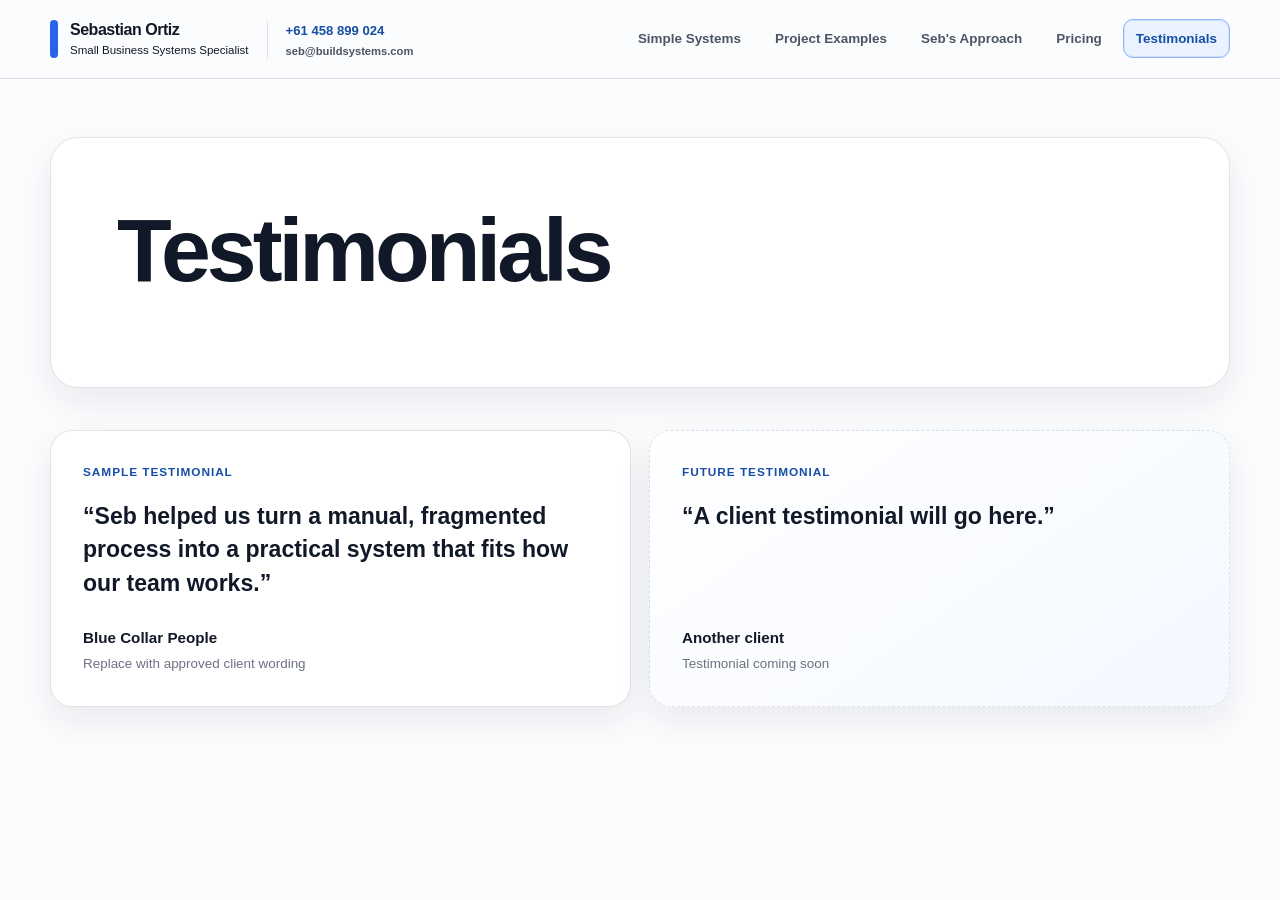
<file: seb-systems-github-ready/testimonials.html>
<!doctype html>
<html lang="en">
<head>
  <meta charset="utf-8">
  <meta name="viewport" content="width=device-width, initial-scale=1">
  <meta name="description" content="Client testimonials for practical small business systems built by Sebastian Ortiz.">
  <meta name="theme-color" content="#111827">
  <link rel="icon" href="assets/favicon-upgraded-boat.png" type="image/png">
  <link rel="stylesheet" href="assets/styles.css?v=20260903j">
  <title>Testimonials | Sebastian Ortiz</title>
</head>
<body>
<a class="skip-link" href="#main">Skip to content</a>

<header class="site-header">
  <div class="container header-inner">
    <div class="brand-area">
      <a class="brand" href="index.html" aria-label="Sebastian Ortiz home">
        <span class="brand-mark" aria-hidden="true"></span>
        <span class="brand-copy"><strong>Sebastian Ortiz</strong><span>Small Business Systems Specialist</span></span>
      </a>
      <div class="header-contact"><a class="header-phone" href="tel:+61458899024" aria-label="Call Sebastian Ortiz on +61 458 899 024">+61 458 899 024</a><a class="header-email" href="mailto:seb@buildsystems.com">seb@buildsystems.com</a></div>
    </div>
    <button class="menu-toggle" type="button" aria-label="Open navigation" aria-expanded="false" data-menu-toggle>☰</button>
    <nav class="site-nav" aria-label="Main navigation" data-site-nav>
      <a href="index.html">Simple Systems</a><a href="case-example.html">Project Examples</a><a href="about.html">Seb's Approach</a><a href="pricing.html">Pricing</a><a href="testimonials.html" aria-current="page">Testimonials</a>
    </nav>
  </div>
</header>

<main id="main">
  <section class="page-hero testimonials-hero" aria-labelledby="testimonials-heading">
    <div class="container">
      <div class="page-hero-shell">
        <h1 id="testimonials-heading">Testimonials</h1>
      </div>
    </div>
  </section>

  <section class="testimonials-section testimonials-page-section" aria-label="Client testimonials">
    <div class="container">
      <div class="testimonials-grid">
        <article class="testimonial-card">
          <p class="testimonial-card__label">Sample testimonial</p>
          <blockquote><p>“Seb helped us turn a manual, fragmented process into a practical system that fits how our team works.”</p></blockquote>
          <p class="testimonial-card__source"><strong>Blue Collar People</strong><span>Replace with approved client wording</span></p>
        </article>
        <article class="testimonial-card testimonial-card--placeholder">
          <p class="testimonial-card__label">Future testimonial</p>
          <blockquote><p>“A client testimonial will go here.”</p></blockquote>
          <p class="testimonial-card__source"><strong>Another client</strong><span>Testimonial coming soon</span></p>
        </article>
      </div>
    </div>
  </section>
</main>

<script src="assets/site-config.js"></script>
<script src="assets/site.js?v=20260903h"></script>

</body></html>
</file>
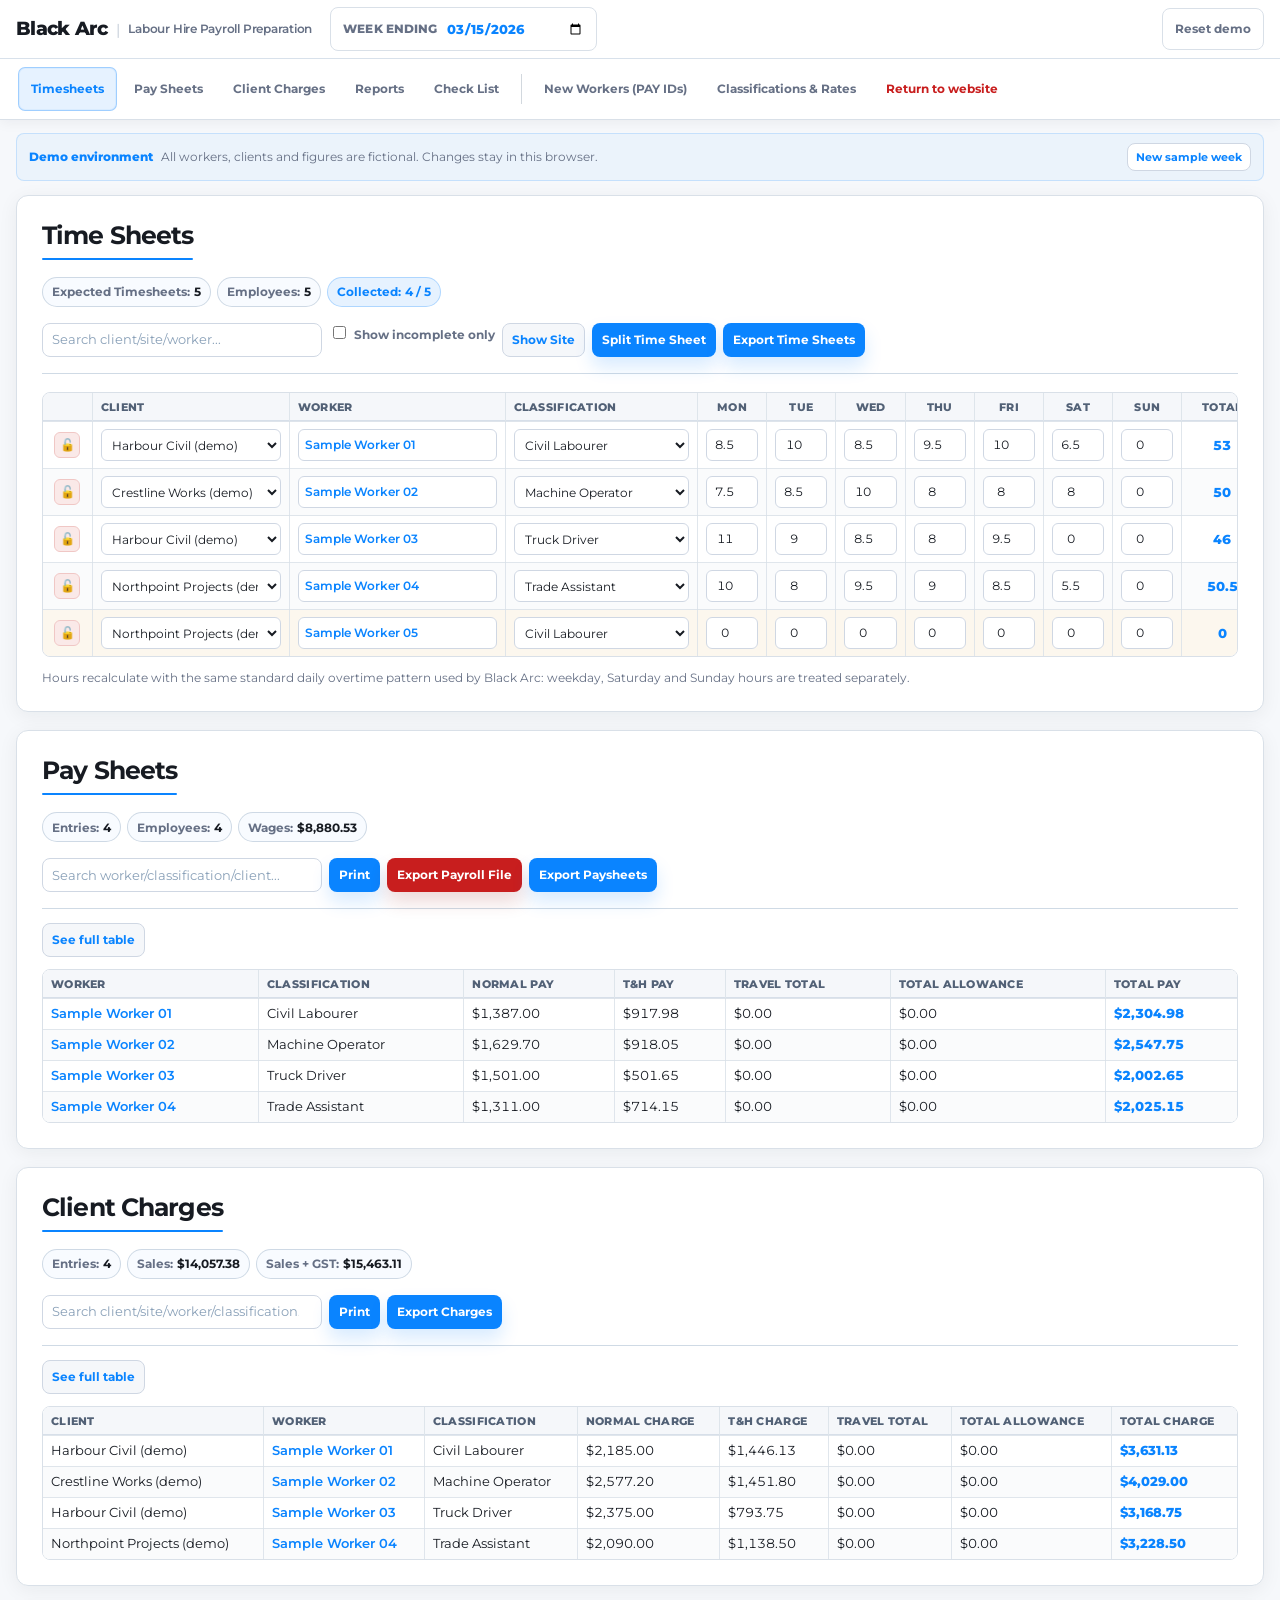
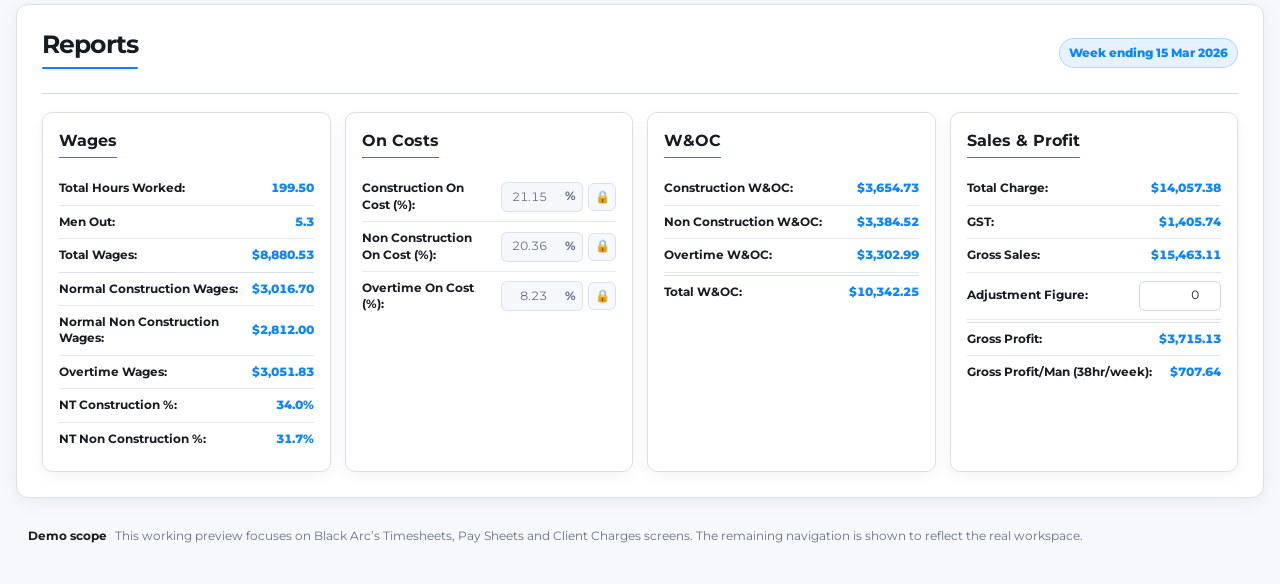
<file: seb-systems-github-ready/timesheet-payroll-demo.html>
<!doctype html>
<html lang="en">
<head>
  <meta charset="utf-8">
  <meta name="viewport" content="width=device-width, initial-scale=1">
  <meta name="description" content="A fictional-data interactive demo of Black Arc Payroll.">
  <meta name="theme-color" content="#f6f8fb">
  <link rel="preconnect" href="https://fonts.googleapis.com">
  <link rel="preconnect" href="https://fonts.gstatic.com" crossorigin>
  <link href="https://fonts.googleapis.com/css2?family=Montserrat:wght@400;500;600;700&display=swap" rel="stylesheet">
  <link rel="icon" href="assets/favicon-upgraded-boat.png" type="image/png">
  <link rel="stylesheet" href="assets/timesheet-payroll-demo.css?v=20260903d">
  <title>Black Arc Payroll — Interactive Demo</title>
</head>
<body>
  <a class="demo-skip-link" href="#timesheets">Skip to Time Sheets</a>

  <div class="app-container demo-app-container">
    <header class="app-bar">
      <a class="app-bar-brand" href="case-example.html#case-flow" aria-label="Back to the project example">
        <span class="app-bar-brand-primary">Black Arc</span>
        <span class="app-bar-brand-separator" aria-hidden="true">|</span>
        <span class="app-bar-brand-product">Labour Hire Payroll Preparation</span>
      </a>

      <label class="app-bar-week-picker" for="demo-week-ending-date">
        <span>Week ending</span>
        <input id="demo-week-ending-date" type="date" value="2026-03-15" data-demo-week-ending>
      </label>

      <button class="app-bar-logout" type="button" data-demo-reset>Reset demo</button>

      <nav class="app-bar-navigation" aria-label="Payroll demo navigation">
        <div class="app-bar-navigation-group">
          <a class="is-active" href="#timesheets">Timesheets</a>
          <a href="#paysheets">Pay Sheets</a>
          <a href="#charges">Client Charges</a>
          <a href="#reports">Reports</a>
          <button class="app-bar-demo-disabled" type="button" data-demo-toast="Check List is disabled for this demo.">Check List</button>
        </div>
        <span class="app-bar-navigation-divider" aria-hidden="true"></span>
        <div class="app-bar-navigation-group">
          <button class="app-bar-demo-disabled" type="button" data-demo-toast="New Workers (PAY IDs) is disabled for this demo.">New Workers (PAY IDs)</button>
          <button class="app-bar-demo-disabled" type="button" data-demo-toast="Classifications &amp; Rates is disabled for this demo.">Classifications &amp; Rates</button>
          <a class="return-website-link" href="case-example.html#case-flow">Return to website</a>
        </div>
      </nav>
    </header>

    <p class="demo-data-banner" role="status"><strong>Demo environment</strong><span>All workers, clients and figures are fictional. Changes stay in this browser.</span><button class="demo-new-sample-button" type="button" data-demo-randomise>New sample week</button></p>

    <main>
      <section id="timesheets" class="demo-sheet" aria-labelledby="timesheets-heading">
        <div class="table-toolbar">
          <div class="table-toolbar__summary">
            <div class="table-toolbar__title"><h1 id="timesheets-heading">Time Sheets</h1></div>
            <div class="table-toolbar__metrics section-summary" aria-label="Time Sheet summary">
              <span class="count-display">Expected Timesheets: <b data-demo-expected-count>0</b></span>
              <span class="count-display">Employees: <b data-demo-employee-count>0</b></span>
              <span class="count-display table-toolbar__progress">Collected: <b data-demo-collected-count>0 / 0</b></span>
            </div>
          </div>
          <div class="table-toolbar__actions">
            <div class="table-toolbar__search search-filter"><label class="demo-visually-hidden" for="demo-timesheet-search">Search time sheets</label><input id="demo-timesheet-search" class="search-input" type="search" placeholder="Search client/site/worker..." data-demo-timesheet-search></div>
            <div class="table-toolbar__filters"><label class="filter-label"><input type="checkbox" data-demo-incomplete-filter> Show incomplete only</label></div>
            <div class="table-toolbar__columns"><button class="site-column-toggle-btn" type="button" data-demo-toggle-site>Show Site</button></div>
            <div class="table-toolbar__exports controls">
              <button type="button" data-demo-toast="Splitting is disabled in this safe demo.">Split Time Sheet</button>
              <button type="button" data-demo-toast="Exports are disabled in this safe demo.">Export Time Sheets</button>
            </div>
          </div>
        </div>

        <div class="timesheet-table-wrap" tabindex="0" aria-label="Editable fictional time sheets">
          <table id="timesheet-table">
            <thead data-demo-timesheet-head></thead>
            <tbody id="timesheet-body" data-demo-timesheet-body></tbody>
          </table>
        </div>
        <p class="demo-table-note">Hours recalculate with the same standard daily overtime pattern used by Black Arc: weekday, Saturday and Sunday hours are treated separately.</p>
      </section>

      <section id="paysheets" class="demo-sheet" aria-labelledby="paysheets-heading">
        <div class="table-toolbar">
          <div class="table-toolbar__summary">
            <div class="table-toolbar__title"><h2 id="paysheets-heading">Pay Sheets</h2></div>
            <div class="table-toolbar__metrics section-summary" aria-label="Pay Sheet summary">
              <span class="count-display">Entries: <b data-demo-paysheet-entry-count>0</b></span>
              <span class="count-display">Employees: <b data-demo-paysheet-employee-count>0</b></span>
              <span class="count-display">Wages: <b data-demo-paysheet-wages>$0.00</b></span>
            </div>
          </div>
          <div class="table-toolbar__actions">
            <div class="table-toolbar__search search-filter"><label class="demo-visually-hidden" for="demo-paysheet-search">Search pay sheets</label><input id="demo-paysheet-search" class="search-input" type="search" placeholder="Search worker/classification/client..." data-demo-paysheet-search></div>
            <div class="table-toolbar__exports controls">
              <button type="button" data-demo-toast="Printing is disabled in this safe demo.">Print</button>
              <button class="export-payroll-file-btn" type="button" data-demo-toast="Payroll file exports are disabled in this safe demo.">Export Payroll File</button>
              <button type="button" data-demo-toast="Exports are disabled in this safe demo.">Export Paysheets</button>
            </div>
          </div>
        </div>
        <div class="demo-secondary-controls"><button class="paysheet-table-toggle-btn" type="button" data-demo-toggle-paysheet-full>See full table</button></div>
        <div class="paysheet-table-wrap" tabindex="0" aria-label="Fictional payroll output"><table id="paysheet-table"><thead data-demo-paysheet-head></thead><tbody id="paysheet-body" data-demo-paysheet-body></tbody></table></div>
      </section>

      <section id="charges" class="demo-sheet" aria-labelledby="charges-heading">
        <div class="table-toolbar">
          <div class="table-toolbar__summary">
            <div class="table-toolbar__title"><h2 id="charges-heading">Client Charges</h2></div>
            <div class="table-toolbar__metrics section-summary" aria-label="Client charge summary">
              <span class="count-display">Entries: <b data-demo-charge-entry-count>0</b></span>
              <span class="count-display">Sales: <b data-demo-charge-sales>$0.00</b></span>
              <span class="count-display">Sales + GST: <b data-demo-charge-sales-gst>$0.00</b></span>
            </div>
          </div>
          <div class="table-toolbar__actions">
            <div class="table-toolbar__search search-filter"><label class="demo-visually-hidden" for="demo-charge-search">Search client charges</label><input id="demo-charge-search" class="search-input" type="search" placeholder="Search client/site/worker/classification..." data-demo-charge-search></div>
            <div class="table-toolbar__exports controls">
              <button type="button" data-demo-toast="Printing is disabled in this safe demo.">Print</button>
              <button type="button" data-demo-toast="Exports are disabled in this safe demo.">Export Charges</button>
            </div>
          </div>
        </div>
        <div class="demo-secondary-controls"><button class="charges-table-toggle-btn" type="button" data-demo-toggle-charges-full>See full table</button></div>
        <div class="charges-table-wrap" tabindex="0" aria-label="Fictional client charge output"><table id="charges-table"><thead data-demo-charges-head></thead><tbody id="charges-body" data-demo-charges-body></tbody></table></div>
      </section>

      <section id="reports" class="demo-sheet demo-reports" aria-labelledby="reports-heading">
        <div class="reports-heading-row">
          <h2 id="reports-heading">Reports</h2>
          <span class="report-week-pill" data-demo-report-week-ending>Week ending 15 Mar 2026</span>
        </div>

        <div class="report-columns">
          <section class="report-column" aria-labelledby="report-wages-heading">
            <h3 id="report-wages-heading">Wages</h3>
            <p><strong>Total Hours Worked:</strong><span class="report-value" data-demo-report-total-hours>0.00</span></p>
            <p><strong>Men Out:</strong><span class="report-value" data-demo-report-men-out>0.0</span></p>
            <p><strong>Total Wages:</strong><span class="report-value" data-demo-report-total-wages>$0.00</span></p>
            <ul>
              <li><strong>Normal Construction Wages:</strong><span class="report-value" data-demo-report-normal-construction>$0.00</span></li>
              <li><strong>Normal Non Construction Wages:</strong><span class="report-value" data-demo-report-normal-non-construction>$0.00</span></li>
              <li><strong>Overtime Wages:</strong><span class="report-value" data-demo-report-overtime-wages>$0.00</span></li>
              <li><strong>NT Construction %:</strong><span class="report-value" data-demo-report-construction-percent>0.0%</span></li>
              <li><strong>NT Non Construction %:</strong><span class="report-value" data-demo-report-non-construction-percent>0.0%</span></li>
            </ul>
          </section>

          <section class="report-column" aria-labelledby="report-on-costs-heading">
            <h3 id="report-on-costs-heading">On Costs</h3>
            <ul>
              <li>
                <label for="demo-construction-on-cost"><strong>Construction On Cost (%):</strong></label>
                <span class="on-cost-control"><span class="on-cost-input-wrap"><input id="demo-construction-on-cost" class="oncost-input" type="number" min="0" step="0.01" value="21.15" data-demo-report-control="constructionOnCostPercent" aria-label="Construction on cost percentage" disabled><span aria-hidden="true">%</span></span><button class="on-cost-lock-btn" type="button" data-demo-on-cost-lock="construction" aria-label="Unlock construction on cost" title="Unlock construction on cost">🔒</button></span>
              </li>
              <li>
                <label for="demo-non-construction-on-cost"><strong>Non Construction On Cost (%):</strong></label>
                <span class="on-cost-control"><span class="on-cost-input-wrap"><input id="demo-non-construction-on-cost" class="oncost-input" type="number" min="0" step="0.01" value="20.36" data-demo-report-control="nonConstructionOnCostPercent" aria-label="Non-construction on cost percentage" disabled><span aria-hidden="true">%</span></span><button class="on-cost-lock-btn" type="button" data-demo-on-cost-lock="nonConstruction" aria-label="Unlock non-construction on cost" title="Unlock non-construction on cost">🔒</button></span>
              </li>
              <li>
                <label for="demo-overtime-on-cost"><strong>Overtime On Cost (%):</strong></label>
                <span class="on-cost-control"><span class="on-cost-input-wrap"><input id="demo-overtime-on-cost" class="oncost-input" type="number" min="0" step="0.01" value="8.23" data-demo-report-control="overtimeOnCostPercent" aria-label="Overtime on cost percentage" disabled><span aria-hidden="true">%</span></span><button class="on-cost-lock-btn" type="button" data-demo-on-cost-lock="overtime" aria-label="Unlock overtime on cost" title="Unlock overtime on cost">🔒</button></span>
              </li>
            </ul>
          </section>

          <section class="report-column" aria-labelledby="report-woc-heading">
            <h3 id="report-woc-heading">W&amp;OC</h3>
            <ul>
              <li><strong>Construction W&amp;OC:</strong><span class="report-value" data-demo-report-construction-woc>$0.00</span></li>
              <li><strong>Non Construction W&amp;OC:</strong><span class="report-value" data-demo-report-non-construction-woc>$0.00</span></li>
              <li><strong>Overtime W&amp;OC:</strong><span class="report-value" data-demo-report-overtime-woc>$0.00</span></li>
              <li class="report-total-row"><strong>Total W&amp;OC:</strong><span class="report-value" data-demo-report-total-woc>$0.00</span></li>
            </ul>
          </section>

          <section class="report-column sales-profit" aria-labelledby="report-sales-profit-heading">
            <h3 id="report-sales-profit-heading">Sales &amp; Profit</h3>
            <ul>
              <li><strong>Total Charge:</strong><span class="report-value" data-demo-report-total-charge>$0.00</span></li>
              <li><strong>GST:</strong><span class="report-value" data-demo-report-gst>$0.00</span></li>
              <li><strong>Gross Sales:</strong><span class="report-value" data-demo-report-gross-sales>$0.00</span></li>
              <li><label for="demo-adjustment-figure"><strong>Adjustment Figure:</strong></label><input id="demo-adjustment-figure" class="adjustment-figure" type="number" step="0.01" value="0" data-demo-report-control="adjustmentValue" aria-label="Adjustment figure"></li>
              <li class="report-total-row"><strong>Gross Profit:</strong><span class="report-value" data-demo-report-gross-profit>$0.00</span></li>
              <li><strong>Gross Profit/Man (38hr/week):</strong><span class="report-value" data-demo-report-profit-per-man>$0.00</span></li>
            </ul>
          </section>
        </div>
      </section>

      <aside id="workforce-note" class="demo-workforce-note"><strong>Demo scope</strong><span>This working preview focuses on Black Arc’s Timesheets, Pay Sheets and Client Charges screens. The remaining navigation is shown to reflect the real workspace.</span></aside>
    </main>
  </div>

  <div class="demo-toast" role="status" aria-live="polite" data-demo-toast-region hidden></div>
  <script src="assets/timesheet-payroll-demo.js?v=20260903d"></script>
</body>
</html>
</file>
<file: seb-systems-github-ready/assets/styles.css>
:root {
  --ink: #111827;
  --ink-soft: #4b5563;
  --muted: #6b7280;
  --blue: #2563eb;
  --blue-dark: #174ea6;
  --blue-soft: #eaf2ff;
  --blue-pale: #f4f8ff;
  --paper: #fbfcfe;
  --white: #ffffff;
  --silver: #dbe2ea;
  --silver-soft: #eef2f6;
  --line: rgba(17, 24, 39, 0.12);
  --shadow: 0 24px 70px rgba(15, 23, 42, 0.10);
  --shadow-small: 0 14px 34px rgba(15, 23, 42, 0.08);
  --radius: 22px;
  --max: 1180px;
}

* { box-sizing: border-box; }
html { overflow-x: hidden; scroll-behavior: smooth; }
body {
  margin: 0;
  background: var(--paper);
  color: var(--ink);
  font-family: Inter, ui-sans-serif, -apple-system, BlinkMacSystemFont, "Segoe UI", Helvetica, Arial, sans-serif;
  line-height: 1.58;
  text-rendering: optimizeLegibility;
}
img { display: block; max-width: 100%; }
a { color: inherit; }
button, input, select, textarea { font: inherit; }
button { cursor: pointer; }
.container { width: min(calc(100% - 40px), var(--max)); margin-inline: auto; }
.skip-link { position: fixed; left: 14px; top: -90px; z-index: 999; padding: 10px 14px; background: var(--ink); color: white; border-radius: 8px; }
.skip-link:focus { top: 14px; }

.site-header {
  position: sticky;
  top: 0;
  z-index: 100;
  background: rgba(251, 252, 254, 0.92);
  border-bottom: 1px solid var(--line);
  backdrop-filter: blur(16px);
}
.header-inner {
  min-height: 78px;
  display: flex;
  align-items: center;
  justify-content: space-between;
  gap: 28px;
}
.brand-area { display: flex; align-items: center; gap: 18px; min-width: 0; }
.brand {
  display: flex;
  align-items: center;
  gap: 12px;
  text-decoration: none;
}
.brand-mark {
  width: 8px;
  height: 38px;
  border-radius: 999px;
  background: var(--blue);
}
.brand-copy { display: grid; line-height: 1.12; }
.brand-copy strong { font-size: 1rem; letter-spacing: -0.03em; }
.brand-copy span { margin-top: 5px; color: var(--ink); font-size: 0.72rem; }
.header-contact {
  align-self: flex-start;
  display: grid;
  gap: 3px;
  flex: 0 0 auto;
  margin-top: 2px;
  padding-left: 18px;
  border-left: 1px solid var(--line);
}
.header-phone {
  color: var(--blue-dark);
  font-size: 0.82rem;
  font-weight: 800;
  text-decoration: none;
  white-space: nowrap;
}
.header-phone:hover { color: var(--blue); }
.header-email {
  color: var(--ink-soft);
  font-size: 0.7rem;
  font-weight: 700;
  line-height: 1.2;
  text-decoration: none;
  white-space: nowrap;
}
.header-email:hover { color: var(--blue-dark); }
.site-nav { position: relative; display: flex; align-items: center; gap: 8px; isolation: isolate; }
.site-nav a { position: relative; z-index: 1; padding: 8px 12px; border: 1px solid transparent; border-radius: 10px; color: var(--ink-soft); font-size: 0.84rem; font-weight: 700; text-decoration: none; }
.site-nav a:hover { color: var(--ink); }
.site-nav a[aria-current="page"] { border-color: #8cb4ff; background: var(--blue-soft); box-shadow: inset 0 0 0 1px rgba(37, 99, 235, 0.12); color: var(--blue-dark); }
.site-nav__active-indicator {
  position: absolute;
  top: 0;
  left: 0;
  z-index: 0;
  pointer-events: none;
  border: 1px solid #8cb4ff;
  border-radius: 10px;
  background: var(--blue-soft);
  box-shadow: inset 0 0 0 1px rgba(37, 99, 235, 0.12);
  transition: transform 410ms cubic-bezier(.22, .61, .36, 1), width 410ms cubic-bezier(.22, .61, .36, 1), height 410ms cubic-bezier(.22, .61, .36, 1);
}
.site-nav.has-active-indicator a[aria-current="page"] { border-color: transparent; background: transparent; box-shadow: none; }
.menu-toggle {
  display: none;
  width: 42px;
  height: 42px;
  border: 1px solid var(--line);
  border-radius: 50%;
  background: white;
  color: var(--ink);
}

.page-slider { position: relative; min-width: 0; overflow: hidden; }
.page-slider--transitioning { isolation: isolate; }
.page-slider--transitioning .page-slider__pane {
  position: absolute;
  top: 0;
  left: 0;
  width: 100%;
  min-width: 100%;
  pointer-events: none;
  backface-visibility: hidden;
  will-change: transform;
  transition: transform 410ms cubic-bezier(.22, .61, .36, 1);
}
.page-slider--transitioning:not(.page-slider--moving) .page-slider__pane { transition: none; }
.page-slider--transitioning .page-slider__pane--incoming { transform: translate3d(100%, 0, 0); }
.page-slider--transitioning.page-slider--backward .page-slider__pane--incoming { transform: translate3d(-100%, 0, 0); }
.page-slider--transitioning.page-slider--moving.page-slider--forward .page-slider__pane--outgoing { transform: translate3d(-100%, 0, 0); }
.page-slider--transitioning.page-slider--moving.page-slider--backward .page-slider__pane--outgoing { transform: translate3d(100%, 0, 0); }
.page-slider--transitioning.page-slider--moving .page-slider__pane--incoming { transform: translate3d(0, 0, 0); }
main { overflow: hidden; }
section { padding: 104px 0; }
.kicker {
  display: flex;
  align-items: center;
  gap: 10px;
  margin-bottom: 22px;
  color: var(--blue-dark);
  font-size: 0.78rem;
  font-weight: 800;
}
.kicker::before { content: ""; width: 28px; height: 3px; background: var(--blue); }
h1, h2, h3, p { margin-top: 0; }
h1, h2, h3 { line-height: 1.04; letter-spacing: -0.045em; }
h1 { font-size: clamp(3.1rem, 7vw, 6.3rem); font-weight: 560; }
h2 { font-size: clamp(2.2rem, 4.7vw, 4.4rem); font-weight: 570; }
h3 { font-size: 1.35rem; font-weight: 760; }
p { color: var(--ink-soft); }
.lead { font-size: clamp(1.08rem, 1.6vw, 1.28rem); line-height: 1.72; }
.btn-row { display: flex; flex-wrap: wrap; gap: 12px; margin-top: 32px; }
.btn {
  min-height: 50px;
  display: inline-flex;
  align-items: center;
  justify-content: center;
  padding: 0 20px;
  border: 1px solid transparent;
  border-radius: 999px;
  text-decoration: none;
  font-size: 0.88rem;
  font-weight: 800;
  transition: transform .18s ease, box-shadow .18s ease, background .18s ease;
}
.btn:hover { transform: translateY(-2px); }
.btn-primary { background: var(--blue); color: white; box-shadow: 0 12px 28px rgba(37, 99, 235, 0.24); }
.btn-primary:hover { background: var(--blue-dark); }
.btn-secondary { background: white; color: var(--ink); border-color: var(--line); }
.link-arrow { color: var(--blue-dark); text-decoration: none; font-weight: 800; }
.link-arrow:hover { text-decoration: underline; }

.hero { padding: 44px 0 88px; }
.hero-grid {
  min-height: 650px;
  display: grid;
  grid-template-columns: 1fr 1fr;
  background: white;
  border: 1px solid var(--line);
  border-radius: 28px;
  box-shadow: var(--shadow);
  overflow: hidden;
}
.hero-copy { display: flex; flex-direction: column; justify-content: center; padding: 72px 64px; }
.hero-copy h1 { max-width: 720px; margin-bottom: 26px; font-size: clamp(3rem, 5.7vw, 5.4rem); }
.hero-copy .lead { max-width: 650px; margin-bottom: 0; font-size: clamp(1rem, 1.3vw, 1.12rem); }
.hero-photo {
  position: relative;
  min-height: 650px;
  background: linear-gradient(145deg, #edf3fb, #dce8f8);
  overflow: hidden;
}
.hero-photo img { width: 100%; height: 100%; object-fit: cover; object-position: right center; }
.photo-placeholder {
  position: absolute;
  inset: 0;
  display: grid;
  place-items: center;
  padding: 42px;
  text-align: center;
  color: var(--ink-soft);
}
.photo-placeholder strong { display: block; margin-bottom: 8px; color: var(--ink); font-size: 1.15rem; }
.photo-placeholder code { display: inline-block; margin-top: 8px; padding: 4px 7px; background: rgba(255,255,255,.72); border-radius: 6px; color: var(--blue-dark); }
.credibility {
  margin-top: 26px;
  padding: 18px 20px;
  border-left: 5px solid var(--blue);
  background: var(--blue-pale);
  color: var(--ink-soft);
  font-size: 0.9rem;
}
.credibility strong { color: var(--ink); }

.section-heading {
  display: flex;
  justify-content: space-between;
  align-items: end;
  gap: 44px;
  margin-bottom: 42px;
}
.section-heading h2 { max-width: 780px; margin-bottom: 0; }
.section-heading p { max-width: 430px; margin-bottom: 0; }
.section-heading--process { margin-bottom: 36px; }
.section-heading--process h2 { font-size: clamp(1.82rem, 2.8vw, 2.87rem); }
.problem-grid, .build-grid { display: grid; grid-template-columns: repeat(3, 1fr); gap: 18px; }
.problem-card, .build-card {
  min-height: 285px;
  display: grid;
  align-content: center;
  padding: 30px;
  background: white;
  border: 1px solid var(--line);
  border-radius: var(--radius);
}
.problem-card h3, .build-card h3 { margin-bottom: 14px; }
.problem-card p, .build-card p { margin-bottom: 0; }
.problem-card h3, .process-step h3 { color: var(--blue-dark); }
.problem-card p, .process-step p { color: var(--ink); }

.dark-section { background: var(--ink); color: white; }
.dark-section .kicker { color: #9fc2ff; }
.dark-section .kicker::before { background: #6ea5ff; }
.dark-section h2, .dark-section h3 { color: white; }
.dark-section p { color: rgba(255,255,255,.66); }
.build-card { background: rgba(255,255,255,.06); border-color: rgba(255,255,255,.13); }
.systems-section__top {
  display: grid;
  grid-template-columns: minmax(0, 2.9fr) minmax(0, 2.1fr);
  align-items: start;
  gap: clamp(48px, 6vw, 96px);
  margin-bottom: 42px;
}
.systems-section__heading { display: block; margin: 0; }
.systems-geometry { width: 100%; margin: 0; }
.systems-geometry img { display: block; width: 100%; height: auto; opacity: 1; }

.process-section {
  --process-blue: #1658b8;
  --process-purple: #7040bd;
  --process-teal: #169b9b;
  background: var(--white);
}
.process-section .container { width: min(calc(100% - 80px), 1656px); }
.process-grid {
  position: relative;
  display: grid;
  grid-template-columns: 1fr;
  gap: 18px;
}
.process-card {
  position: relative;
  min-height: 250px;
  padding: 30px 36px 28px;
  background: transparent;
  overflow: visible;
}
.process-card--blue { --process-colour: var(--process-blue); --process-outline: rgba(22, 88, 184, .45); }
.process-card--purple { --process-colour: var(--process-purple); --process-outline: rgba(112, 64, 189, .45); }
.process-card--teal { --process-colour: var(--process-teal); --process-outline: rgba(22, 155, 155, .45); }
.process-outline {
  position: absolute;
  inset: 0;
  width: 100%;
  height: 100%;
  overflow: visible;
  pointer-events: none;
}
.process-outline path {
  fill: none;
  stroke: var(--process-outline);
  stroke-width: 1.25;
  stroke-linejoin: miter;
  vector-effect: non-scaling-stroke;
}
.process-number {
  display: block;
  margin-bottom: 24px;
  color: var(--process-colour);
  font-size: 22px;
  font-weight: 700;
  line-height: 1;
}
.process-card h3 {
  margin: 0 0 16px;
  color: var(--process-colour);
  font-size: 19px;
  font-weight: 700;
  line-height: 1.2;
}
.process-card p {
  max-width: 31ch;
  margin: 0;
  color: var(--ink-soft);
  font-size: 15px;
  line-height: 1.55;
}
.process-node { display: none; }

@media (min-width: 1100px) {
  .process-grid {
    grid-template-columns: repeat(5, minmax(0, 1fr));
    column-gap: 42px;
    row-gap: 0;
    align-items: stretch;
  }
  .process-card { height: auto; min-height: 320px; padding-inline: clamp(18px, 2vw, 36px); }
  .process-node {
    position: absolute;
    top: 50%;
    z-index: 2;
    display: block;
    width: 38px;
    height: 38px;
    border: 1.25px solid var(--process-outline);
    border-radius: 50%;
    background: var(--white);
    transform: translate(-50%, -50%);
    pointer-events: none;
  }
  .process-node::after {
    content: "";
    position: absolute;
    top: 50%;
    left: 50%;
    width: 18px;
    height: 18px;
    border-radius: 50%;
    background: var(--process-colour);
    transform: translate(-50%, -50%);
  }
  .process-node--blue {
    --process-colour: var(--process-blue);
    --process-outline: rgba(22, 88, 184, .45);
    left: calc(20% - 33.6px);
  }
  .process-node--purple {
    --process-colour: var(--process-purple);
    --process-outline: rgba(112, 64, 189, .45);
    left: calc(40% - 25.2px);
  }
  .process-node--teal {
    --process-colour: var(--process-teal);
    --process-outline: rgba(22, 155, 155, .45);
    left: calc(60% - 16.8px);
  }
  .process-node--blue-last {
    --process-colour: var(--process-blue);
    --process-outline: rgba(22, 88, 184, .45);
    left: calc(80% - 8.4px);
  }
}

@media (max-width: 1099px) {
  .process-section .container { width: min(calc(100% - 40px), var(--max)); }
  .process-outline { display: none; }
  .process-card {
    border: 1.25px solid var(--process-outline);
    border-radius: 12px;
  }
}

.process-section + section { padding-top: 52px; }

.cta-panel {
  display: grid;
  grid-template-columns: 1.2fr .8fr;
  gap: 40px;
  padding: 58px;
  background: #1d4ed8;
  color: white;
  border-radius: 28px;
}
.cta-panel h2 { margin-bottom: 18px; color: white; }
.cta-panel p { color: rgba(255,255,255,.78); margin-bottom: 0; }
.cta-action { align-self: center; justify-self: end; max-width: 100%; }
.cta-phone {
  align-self: center;
  justify-self: end;
  color: white;
  font-size: 1.04rem;
  font-weight: 800;
  text-decoration: none;
  text-decoration-thickness: 2px;
  text-underline-offset: 6px;
  white-space: nowrap;
}
.cta-phone:hover { text-decoration: underline; }
.cta-contact { align-self: center; justify-self: end; display: grid; gap: 8px; text-align: right; }
.cta-contact .cta-phone { align-self: auto; justify-self: end; }
.cta-contact p { margin: 0; color: rgba(255,255,255,.78); font-size: 0.86rem; }
.case-cta-panel { align-items: center; }
.case-cta-boats { width: min(230px, 100%); height: 250px; margin: 0; justify-self: end; }
.case-cta-boats img { width: 100%; height: 100%; object-fit: contain; }

.project-examples-intro { padding: 48px 0 16px; }
.project-examples-intro__heading { max-width: 760px; }
.project-examples-intro h1 { margin-bottom: 0; font-size: clamp(2.5rem, 5vw, 4.7rem); }
.project-tabs { display: flex; flex-wrap: wrap; gap: 8px; margin-top: 30px; }
.project-tab {
  padding: 8px 12px;
  color: var(--ink-soft);
  font-size: 0.84rem;
  font-weight: 700;
  background: transparent;
  border: 1px solid transparent;
  border-radius: 10px;
  transition: color .18s ease, background .18s ease, border-color .18s ease, box-shadow .18s ease;
}
.project-tab:hover { color: var(--ink); }
.project-tab:focus-visible { outline: 3px solid rgba(37,99,235,.28); outline-offset: 3px; }
.project-tab[aria-selected="true"] { color: var(--blue-dark); background: var(--blue-soft); border-color: #8cb4ff; box-shadow: inset 0 0 0 1px rgba(37, 99, 235, 0.12); }
.project-placeholder-section { padding: 66px 0 104px; }
.project-placeholder { max-width: 780px; padding: clamp(30px, 5vw, 54px); background: white; border: 1px dashed #8cb4ff; border-radius: 24px; box-shadow: var(--shadow-small); }
.project-placeholder .kicker { margin-bottom: 14px; }
.project-placeholder h2 { margin-bottom: 14px; font-size: clamp(2rem, 4vw, 3.5rem); }
.project-placeholder p:last-child { margin-bottom: 0; }

.page-hero { padding: 58px 0 42px; }
.page-hero-shell {
  padding: 66px;
  background: white;
  border: 1px solid var(--line);
  border-radius: 28px;
  box-shadow: var(--shadow-small);
}
.page-hero h1 { max-width: 930px; margin-bottom: 24px; }
.page-hero .lead { max-width: 820px; margin-bottom: 0; }
.case-hero { padding: 32px 0 16px; }
.case-hero .page-hero-shell { padding: 42px 48px; }
.case-hero__content { display: grid; grid-template-columns: minmax(0, 1fr) clamp(240px, 22vw, 300px); gap: clamp(28px, 4vw, 52px); align-items: center; }
.case-hero__copy { max-width: 650px; }
.case-hero__feature-label { margin: 0; color: var(--blue-dark); font-size: 0.72rem; font-weight: 850; letter-spacing: 0.1em; line-height: 1.3; text-transform: uppercase; }
.case-hero__identity { display: flex; align-items: center; gap: 18px; margin-bottom: 20px; }
.case-hero h1, .case-hero h2 { max-width: none; margin-bottom: 0; font-size: clamp(2.1rem, 3.4vw, 3.3rem); line-height: 1.05; }
.case-hero__client-logo { width: 126px; height: auto; flex: 0 0 auto; }
.case-hero__copy h3 { margin: 0 0 13px; color: var(--blue-dark); font-size: clamp(1.3rem, 2vw, 1.7rem); line-height: 1.15; }
.case-hero__summary { max-width: 590px; margin-bottom: 22px; color: var(--ink-soft); font-size: clamp(1rem, 1.35vw, 1.14rem); line-height: 1.55; }
.case-hero__feature-label { margin-bottom: 10px; }
.case-hero__features { display: grid; grid-template-columns: repeat(2, minmax(0, 1fr)); gap: 8px; max-width: 590px; margin: 0; padding: 0; list-style: none; }
.case-hero__features li { position: relative; min-height: 38px; display: flex; align-items: center; padding: 7px 12px 7px 31px; color: var(--ink-soft); font-size: 0.85rem; font-weight: 750; line-height: 1.25; background: var(--blue-pale); border: 1px solid #d6e6ff; border-radius: 9px; }
.case-hero__features li::before { content: ""; position: absolute; left: 12px; width: 10px; height: 10px; border: 2px solid var(--blue); border-radius: 50%; box-shadow: inset 0 0 0 2px var(--blue-pale); background: var(--blue); }
.case-hero__photo { margin: 0; overflow: hidden; border: 1px solid #bfdbfe; border-radius: 14px; box-shadow: 0 10px 24px rgba(15, 23, 42, 0.08); }
.case-hero__photo img { width: 100%; height: auto; display: block; object-fit: cover; }
.case-hero__photo--systems img { aspect-ratio: auto; object-position: center; }
.case-hero + .video-section { padding-top: 20px; }

.video-section { padding-top: 36px; }
.video-shell {
  position: relative;
  aspect-ratio: 16 / 9;
  overflow: hidden;
  background: var(--ink);
  border-radius: 24px;
  box-shadow: var(--shadow);
}
.video-shell iframe, .video-shell video { width: 100%; height: 100%; border: 0; object-fit: cover; }
.video-placeholder {
  position: absolute;
  inset: 0;
  display: grid;
  place-items: center;
  padding: 34px;
  text-align: center;
  color: rgba(255,255,255,.72);
  background: radial-gradient(circle at 50% 40%, rgba(37,99,235,.30), transparent 260px), var(--ink);
}
.video-placeholder strong { display: block; margin-bottom: 10px; color: white; font-size: 1.35rem; }
.video-placeholder code { display: inline-block; margin-top: 10px; padding: 4px 7px; background: rgba(255,255,255,.10); color: #b8d2ff; border-radius: 6px; }
.case-video-note { max-width: 820px; margin: 14px auto 0; color: var(--muted); font-size: 0.84rem; text-align: center; }
.case-video-note strong { color: var(--ink); }

.case-copy { max-width: 820px; margin: 0 auto 34px; }
.case-copy p:last-child { margin-bottom: 0; }
.case-walkthrough-section { padding: 104px 0; }
.case-walkthrough {
  --workflow-card-column: minmax(300px, .9fr);
  --workflow-copy-column: minmax(0, 1.1fr);
  --workflow-column-gap: clamp(34px, 6vw, 90px);
  --workflow-main-text-start: 57px;
  --workflow-calculation-days-start: 49px;
  display: grid;
  gap: 0;
}
.case-workflow-row {
  position: relative;
  display: grid;
  grid-template-columns: var(--workflow-card-column) var(--workflow-copy-column);
  column-gap: var(--workflow-column-gap);
  align-items: stretch;
}
.workflow-card-track {
  min-width: 0;
  min-height: 100%;
  display: grid;
  grid-template-rows: auto minmax(40px, 1fr);
  padding-top: var(--workflow-main-text-start);
}
.workflow-card-track--last { display: block; }
.workflow-vertical-node {
  min-width: 0;
  min-height: 118px;
  position: relative;
  z-index: 1;
  align-self: start;
  display: grid;
  grid-template-columns: 44px minmax(0, 1fr);
  gap: 12px;
  align-items: center;
  padding: 18px;
  background: white;
  border: 3px solid var(--blue);
  border-radius: 18px;
  box-shadow: none;
}
.workflow-vertical-node--hub { background: var(--blue-soft); }
.workflow-vertical-node--hub .node-icon { background: white; }
.workflow-vertical-node--result { background: var(--blue-pale); }
.workflow-vertical-connector {
  position: relative;
  z-index: 0;
  width: 3px;
  min-height: 40px;
  align-self: stretch;
  justify-self: center;
  background: var(--blue);
}
.workflow-card-track > .workflow-vertical-connector {
  height: calc(100% + var(--workflow-main-text-start));
  align-self: start;
}
.workflow-vertical-connector::before {
  content: "";
  position: absolute;
  top: 50%;
  left: 50%;
  width: 26px;
  height: 26px;
  border: 3px solid var(--blue);
  border-radius: 50%;
  background: var(--paper);
  transform: translate(-50%, -50%);
}
.workflow-vertical-connector::after {
  content: "";
  position: absolute;
  top: 50%;
  left: 50%;
  width: 12px;
  height: 12px;
  border-radius: 50%;
  background: var(--blue);
  transform: translate(-50%, -50%);
}
.case-workflow-step {
  align-self: stretch;
  display: grid;
  align-content: start;
  padding: 26px 0 34px;
  border-top: 1px solid var(--line);
}
.case-workflow-step > span {
  display: block;
  margin-bottom: 12px;
  color: var(--blue-dark);
  font-size: 0.74rem;
  font-weight: 850;
  letter-spacing: 0.08em;
  text-transform: uppercase;
}
.case-workflow-step h2 { margin-bottom: 14px; font-size: clamp(1.55rem, 2.6vw, 2.6rem); }
.case-workflow-step p { max-width: 650px; margin-bottom: 0; font-size: 1rem; }
.case-workflow-step--result { border-bottom: 1px solid var(--line); }
.case-workflow-row--step-four {
  grid-template-rows: auto 34px auto;
  row-gap: 0;
}
.workflow-card-track--step-four-hub { grid-column: 1; grid-row: 1; }
.case-workflow-step--step-four { grid-column: 2; grid-row: 1; }
.workflow-vertical-connector--step-four-join {
  grid-column: 1;
  grid-row: 2;
  min-height: 34px;
  height: calc(100% + var(--workflow-calculation-days-start));
  align-self: start;
}
.workflow-vertical-connector--step-four-join::before,
.workflow-vertical-connector--step-four-join::after { display: none; }
.workflow-card-track--step-four-hub .workflow-vertical-connector::before,
.workflow-card-track--step-four-hub .workflow-vertical-connector::after {
  top: calc(50% + ((34px + var(--workflow-calculation-days-start)) / 2));
}
.workflow-card-track--step-four-hub .workflow-vertical-connector::before,
.workflow-card-track--step-four-hub .workflow-vertical-connector::after { display: none; }
.workflow-card-track--step-four-hub > .workflow-vertical-connector {
  height: 100%;
  align-self: stretch;
}
.workflow-card-track--step-four-output {
  grid-column: 1;
  grid-row: 3;
  padding-top: var(--workflow-calculation-days-start);
}
.case-workflow-row--step-four .timesheet-example {
  grid-column: 2;
  grid-row: 3;
  align-self: start;
}
.timesheet-example { max-width: 650px; margin: 0; padding: 16px; background: var(--blue-pale); border: 1px solid #bfdbfe; border-radius: 14px; }
.timesheet-example > strong { display: block; color: var(--blue-dark); font-size: 0.88rem; }
.timesheet-example__hours { display: grid; grid-template-columns: repeat(6, minmax(0, 1fr)); gap: 6px; margin-top: 11px; }
.timesheet-example__hours span { padding: 7px 4px; color: var(--muted); font-size: 0.69rem; line-height: 1.15; text-align: center; background: white; border-radius: 7px; }
.timesheet-example__hours b { display: block; margin-top: 3px; color: var(--ink); font-size: 0.9rem; }
.timesheet-example__hours .timesheet-example__total { color: white; background: var(--blue); }
.timesheet-example__hours .timesheet-example__total b { color: white; }
.timesheet-example__split { margin-top: 12px !important; color: var(--blue-dark); font-size: 0.84rem !important; font-weight: 650; }
.timesheet-example__outputs { display: grid; grid-template-columns: 1fr 1fr; gap: 8px; margin-top: 12px; }
.timesheet-example__outputs > div { padding: 10px; background: white; border-radius: 8px; }
.timesheet-example__outputs span, .timesheet-example__outputs b { display: block; }
.timesheet-example__outputs span { margin-bottom: 4px; color: var(--blue-dark); font-size: 0.72rem; font-weight: 700; }
.timesheet-example__outputs b { font-size: 0.76rem; line-height: 1.4; }
.timesheet-example > small { display: block; margin-top: 10px; color: var(--muted); font-size: 0.69rem; line-height: 1.35; }
.workforce-callout { margin: 0; }
.workforce-callout__intro { display: grid; grid-template-columns: minmax(0, .9fr) minmax(0, 1.1fr); gap: clamp(26px, 5vw, 72px); align-items: start; }
.workforce-product-title { margin: 0 0 14px; color: #6ee7b7 !important; font-size: clamp(2.15rem, 4vw, 3.6rem) !important; line-height: 1; }
.workforce-callout h3 { max-width: 560px; margin: 0; font-size: clamp(1.35rem, 2.2vw, 2rem); line-height: 1.15; }
.workforce-callout__intro p { max-width: 650px; margin: 0; font-size: 0.98rem; line-height: 1.65; }
.workforce-product-copy { max-width: 760px; margin: 30px auto 0 !important; color: #dbeafe !important; font-size: clamp(1rem, 1.5vw, 1.16rem) !important; font-weight: 650; line-height: 1.55 !important; text-align: center; }
.workforce-route { display: flex; flex-wrap: wrap; align-items: center; gap: 7px; margin-top: 16px !important; }
.workforce-route span { padding: 6px 9px; color: #dbeafe; font-size: 0.72rem; font-weight: 750; line-height: 1.2; background: rgba(255,255,255,.08); border: 1px solid rgba(255,255,255,.16); border-radius: 999px; }
.workforce-route b { color: #86b2ff; font-size: 1rem; }
.workforce-result { margin-top: 20px !important; color: #fca5a5 !important; font-weight: 740; }
.workforce-callout__image { margin: 28px 0 0; overflow: hidden; background: rgba(255,255,255,.04); border: 1px solid rgba(255,255,255,.16); border-radius: 14px; box-shadow: 0 18px 45px rgba(0,0,0,.22); }
.workforce-callout__image img { width: 100%; height: auto; display: block; }
.approach-transition { max-width: 940px; }
.approach-transition > p { max-width: 900px; margin: 0; font-size: clamp(1.08rem, 1.6vw, 1.3rem); line-height: 1.72; }
.dark-section .approach-transition .closing-line { margin: 30px 0 0; padding: clamp(22px, 3vw, 34px); color: white !important; background: rgba(255,255,255,.07); border-left-color: #6ea5ff; }
.approach-transition .cta-action { margin-top: 24px; }
.diagram-card {
  margin: 28px auto 44px;
  padding: 22px;
  background: white;
  border: 1px solid var(--line);
  border-radius: 24px;
  box-shadow: var(--shadow-small);
}
.diagram-title { margin: 0 0 16px; color: var(--muted); font-size: 0.78rem; font-weight: 800; }
.diagram-flow {
  padding: clamp(18px, 3vw, 34px);
  border: 1px solid var(--silver);
  border-radius: 18px;
  background: radial-gradient(circle at 50% 46%, rgba(37,99,235,.08), transparent 280px), #fcfdff;
}
.diagram-flow--placement {
  display: grid;
  grid-template-columns: minmax(300px, 1.5fr) 38px minmax(220px, 1fr) 38px minmax(240px, 1.15fr);
  gap: 12px;
  align-items: center;
}
.diagram-flow--timesheet { display: grid; gap: 18px; justify-items: center; }
.diagram-flow__group {
  width: 100%;
  padding: 16px;
  border: 1px solid var(--silver);
  border-radius: 16px;
  background: rgba(255,255,255,.72);
}
.diagram-flow__inputs { display: grid; gap: 16px; }
.diagram-flow__label {
  margin: 0 0 13px;
  color: var(--blue-dark);
  font-size: 0.72rem;
  font-weight: 850;
  letter-spacing: 0.08em;
  text-transform: uppercase;
}
.diagram-flow__track {
  display: grid;
  grid-template-columns: minmax(0, 1fr) 34px minmax(0, 1fr);
  gap: 10px;
  align-items: center;
}
.diagram-flow__track--three { grid-template-columns: minmax(0, 1fr) 34px minmax(0, 1fr) 34px minmax(0, 1fr); }
.diagram-flow__track--four { grid-template-columns: minmax(0, 1fr) 24px minmax(0, 1fr) 24px minmax(0, 1fr) 24px minmax(0, 1fr); }
.diagram-flow__merge {
  width: min(100%, 760px);
  display: grid;
  grid-template-columns: minmax(0, 1fr) auto minmax(0, 1fr);
  gap: 14px;
  align-items: center;
}
.diagram-flow__outputs { display: grid; grid-template-columns: repeat(3, minmax(0, 1fr)); gap: 12px; }
.diagram-flow__outputs--two { grid-template-columns: repeat(2, minmax(0, 1fr)); }
.diagram-flow__node {
  min-width: 0;
  min-height: 104px;
  display: grid;
  grid-template-columns: 44px 1fr;
  gap: 12px;
  align-items: center;
  padding: 16px;
  background: white;
  border: 1px solid #cbd7e8;
  border-radius: 16px;
  box-shadow: 0 14px 32px rgba(15, 23, 42, 0.10);
}
.diagram-flow__node--hub {
  min-height: 112px;
  background: var(--blue-soft);
  border: 2px solid var(--blue);
}
.diagram-flow--timesheet > .diagram-flow__node--hub { width: min(100%, 480px); }
.node-icon {
  width: 44px;
  height: 44px;
  display: grid;
  place-items: center;
  border-radius: 13px;
  background: var(--blue-soft);
  color: var(--blue-dark);
}
.diagram-flow__node--hub .node-icon { background: white; }
.node-icon svg { width: 22px; height: 22px; fill: none; stroke: currentColor; stroke-width: 1.9; stroke-linecap: round; stroke-linejoin: round; }
.node-copy { min-width: 0; }
.node-copy strong { display: block; color: var(--ink); font-size: 0.96rem; line-height: 1.2; }
.node-copy span { display: block; margin-top: 5px; color: var(--blue); font-size: 0.73rem; line-height: 1.35; }
.workflow-media-trigger {
  grid-column: 1 / -1;
  width: 100%;
  display: grid;
  grid-template-columns: 74px minmax(0, 1fr);
  gap: 12px;
  align-items: center;
  margin-top: 2px;
  padding: 6px;
  color: inherit;
  text-align: left;
  text-decoration: none;
  background: #f8fbff;
  border: 1px solid #cbd7e8;
  border-radius: 10px;
  cursor: pointer;
}
.workflow-media-trigger:hover { border-color: var(--blue); box-shadow: 0 5px 14px rgba(37,99,235,.12); }
.workflow-media-trigger img {
  width: 74px;
  height: auto;
  aspect-ratio: auto;
  display: block;
  object-fit: cover;
  border: 1px solid #9dbceb;
  border-radius: 7px;
  box-shadow: 0 2px 7px rgba(30, 64, 175, .12);
}
.workflow-media-copy { min-width: 0; }
.workflow-media-copy strong { display: block; color: var(--blue-dark); font-size: 0.88rem; font-weight: 850; line-height: 1.25; }
.workflow-media-copy small { display: block; margin-top: 3px; color: var(--blue); font-size: 0.64rem; line-height: 1.3; }
.workflow-demo-trigger { cursor: pointer; }
.workflow-video-thumb { position: relative; width: 74px; aspect-ratio: 16 / 9; display: block; overflow: hidden; border-radius: 6px; }
.workflow-video-thumb > span { position: absolute; inset: 50% auto auto 50%; width: 24px; height: 24px; display: grid; place-items: center; color: white; font-size: 0.6rem; background: var(--blue); border-radius: 50%; transform: translate(-50%, -50%); }
.workflow-video-thumb--loom { background: linear-gradient(135deg, #123d7b, #2e75dd); }
.workflow-video-thumb--loom::before { content: "THE BLUE\A FOLDER"; position: absolute; inset: 0; display: grid; place-content: center; padding-right: 17px; color: rgba(255,255,255,.92); font-size: 0.42rem; font-weight: 850; line-height: 1.2; letter-spacing: .05em; text-align: center; white-space: pre; }
.diagram-flow__arrow { position: relative; display: block; flex: 0 0 auto; background: var(--blue); }
.diagram-flow__arrow--right { width: 32px; height: 2px; justify-self: center; }
.diagram-flow__arrow--right::after {
  content: "";
  position: absolute;
  top: 50%;
  right: -1px;
  width: 7px;
  height: 7px;
  border-top: 2px solid var(--blue);
  border-right: 2px solid var(--blue);
  transform: translateY(-50%) rotate(45deg);
}
.diagram-flow__arrow--down { width: 2px; height: 30px; }
.diagram-flow__arrow--down::after {
  content: "";
  position: absolute;
  bottom: -1px;
  left: 50%;
  width: 7px;
  height: 7px;
  border-right: 2px solid var(--blue);
  border-bottom: 2px solid var(--blue);
  transform: translateX(-50%) rotate(45deg);
}
.diagram-flow__operator { color: var(--blue-dark); font-size: 1.8rem; font-weight: 650; }
.diagram-note { margin: 14px 4px 0; color: var(--muted); font-size: 0.84rem; text-align: center; }
.media-modal { position: fixed; z-index: 200; inset: 0; display: none; place-items: center; padding: 16px; }
.media-modal:target { display: grid; }
.media-modal__backdrop { position: absolute; inset: 0; width: 100%; height: 100%; background: rgba(15,23,42,.68); border: 0; cursor: default; }
.media-modal__panel { position: relative; z-index: 1; width: min(960px, 100%); max-height: min(90dvh, 820px); padding: 22px; overflow: auto; background: white; border-radius: 24px; box-shadow: 0 24px 70px rgba(15,23,42,.28); }
.media-modal__header { display: flex; align-items: start; justify-content: space-between; gap: 20px; margin-bottom: 16px; }
.media-modal__header .kicker { margin-bottom: 5px; }
.media-modal__header h2 { max-width: 720px; margin: 0; font-size: clamp(1.45rem, 3vw, 2.2rem); }
.media-modal__close { width: 38px; height: 38px; flex: 0 0 auto; display: grid; place-items: center; color: var(--ink); font-size: 1.7rem; line-height: 1; background: #f1f5f9; border: 0; border-radius: 50%; cursor: pointer; text-decoration: none; }
.media-modal img, .media-modal video { display: block; width: 100%; height: auto; max-height: 66dvh; object-fit: contain; background: var(--ink); border: 1px solid var(--line); border-radius: 14px; }
.loom-embed-shell { width: 100%; aspect-ratio: 16 / 9; overflow: hidden; background: var(--ink); border: 1px solid var(--line); border-radius: 14px; }
.loom-embed-shell iframe { display: block; width: 100%; height: 100%; border: 0; }
.media-visual-with-note { position: relative; }
.media-code-note { position: absolute; left: 16px; bottom: 16px; display: flex; align-items: center; gap: 10px; max-width: min(330px, calc(100% - 32px)); padding: 10px 12px; color: white; background: rgba(17,24,39,.92); border-radius: 10px; box-shadow: 0 8px 20px rgba(15,23,42,.22); }
.media-code-note b { display: grid; place-items: center; width: 28px; height: 28px; flex: 0 0 auto; color: #c9ddff; font-size: 0.75rem; background: rgba(255,255,255,.10); border-radius: 7px; }
.media-code-note strong, .media-code-note small { display: block; line-height: 1.25; }
.media-code-note strong { font-size: 0.76rem; }
.media-code-note small { margin-top: 2px; color: #c9ddff; font-size: 0.68rem; }
.media-modal p { margin: 14px 2px 0; color: var(--muted); font-size: 0.9rem; }

.about-grid {
  display: grid;
  grid-template-columns: .82fr 1.18fr;
  gap: 70px;
  align-items: start;
}
.about-visuals { display: grid; gap: 0; }
.about-photo {
  position: sticky;
  top: 110px;
  min-height: 610px;
  overflow: hidden;
  background: linear-gradient(145deg, #edf3fb, #dce8f8);
  border-radius: 24px;
  border: 1px solid var(--line);
}
.about-photo img { width: 100%; height: 100%; min-height: 610px; object-fit: cover; object-position: center top; }
.about-image-spacer { height: 1in; }
.about-boat-progression { margin: 0; overflow: hidden; background: var(--white); border: 1px solid var(--line); border-radius: 24px; }
.about-boat-progression img { width: 100%; height: auto; }
.about-copy h1 { max-width: 680px; margin-bottom: 24px; font-size: clamp(2.35rem, 4.5vw, 4.6rem); }
.about-copy .lead { margin-bottom: 30px; }
.about-copy article { padding-top: 30px; border-top: 1px solid var(--line); }
.about-copy article p { font-size: 1.04rem; line-height: 1.82; }
.approach-question, .foundational-statement, .closing-line {
  margin: 26px 0;
  padding: clamp(20px, 2vw, 28px) clamp(20px, 2vw, 28px);
  border-left: 6px solid var(--blue);
  background: var(--blue-pale);
  color: var(--ink) !important;
  letter-spacing: -0.045em;
}
.approach-question {
  font-size: 1rem;
  line-height: 1.28;
  font-weight: 590;
}
.foundational-statement { font-size: clamp(1.35rem, 2.05vw, 2.15rem); line-height: 1.12; font-weight: 650; }
.closing-line {
  font-size: clamp(1.2rem, 1.625vw, 1.7rem) !important;
  line-height: 1.2 !important;
  font-weight: 620;
}
.approach-principles {
  display: grid;
  grid-template-columns: repeat(3, minmax(0, 1fr));
  gap: 12px;
  margin: 20px 0 30px;
  padding: 0;
  list-style: none;
}
.approach-principles li {
  padding: 18px;
  border: 1px solid var(--line);
  border-radius: 16px;
  background: white;
  color: var(--ink-soft);
  font-size: 0.85rem;
  line-height: 1.55;
}
.approach-principles strong {
  display: block;
  margin-bottom: 7px;
  color: var(--ink);
  font-size: 0.98rem;
  line-height: 1.2;
}
.small-business-takeaway { margin-top: 30px; padding-top: 28px; border-top: 1px solid var(--line); }
.small-business-takeaway .kicker { margin-bottom: 14px; }
.small-business-takeaway p { margin-bottom: 0; }

.contact-grid { display: grid; grid-template-columns: minmax(0, 760px); justify-content: center; align-items: start; }
.contact-phone { margin: 18px 0; }
.contact-phone a { color: var(--blue-dark); font-weight: 800; text-decoration-thickness: 2px; text-underline-offset: 3px; }
.contact-repeat-link { grid-column: 2; justify-self: end; margin-top: 18px; color: var(--blue-dark); font-size: 0.9rem; font-weight: 800; text-decoration: none; }
.contact-repeat-link:hover { text-decoration: underline; }
.form-card { padding: 34px; background: white; border: 1px solid var(--line); border-radius: 24px; box-shadow: var(--shadow-small); }
.form-grid { display: grid; grid-template-columns: 1fr 1fr; gap: 18px; }
.field { display: grid; gap: 8px; }
.field.full { grid-column: 1 / -1; }
.field label { color: var(--ink); font-size: 0.8rem; font-weight: 800; }
.field input, .field select, .field textarea {
  width: 100%;
  border: 1px solid var(--silver);
  border-radius: 12px;
  background: var(--paper);
  color: var(--ink);
  padding: 13px 14px;
  outline: none;
}
.field input:focus, .field select:focus, .field textarea:focus { border-color: var(--blue); box-shadow: 0 0 0 4px rgba(37,99,235,.10); }
.field textarea { min-height: 130px; resize: vertical; }
.form-note { margin: 18px 0 0; color: var(--muted); font-size: 0.78rem; }
.form-status { margin-top: 14px; color: var(--blue-dark); font-size: 0.84rem; font-weight: 700; }

.site-footer { padding: 36px 0 44px; }
.footer-inner { display: flex; justify-content: flex-end; gap: 30px; padding-top: 26px; border-top: 1px solid var(--line); color: var(--muted); font-size: 0.82rem; }
.footer-inner a { text-decoration: none; font-weight: 750; }

.pricing-section { padding: 58px 0 0; }
.pricing-cta-section { padding: 32px 0 72px; }
.pricing-cta { padding: 42px 48px; }
.pricing-grid { display: grid; grid-template-columns: repeat(3, 1fr); gap: 18px; }
.pricing-card { min-height: 330px; display: flex; flex-direction: column; padding: 32px; background: var(--white); border: 1px solid var(--line); border-radius: var(--radius); box-shadow: var(--shadow-small); }
.pricing-card__type { display: block; margin-bottom: 46px; color: var(--blue-dark); font-size: 0.78rem; font-weight: 850; text-transform: uppercase; letter-spacing: .06em; }
.pricing-card h2 { margin-bottom: 16px; font-size: clamp(1.7rem, 2.5vw, 2.35rem); }
.pricing-card p { margin-bottom: 0; }
.pricing-card__price { min-height: 104px; margin-top: auto; padding-top: 30px; color: var(--blue-dark); font-size: clamp(2.15rem, 3.5vw, 3.25rem); font-weight: 820; line-height: 1; letter-spacing: -0.05em; }
.pricing-card__price small { display: block; margin-top: 10px; color: var(--ink-soft); font-size: 0.84rem; font-weight: 650; line-height: 1.45; letter-spacing: 0; }
.testimonials-section { padding: 0 0 32px; }
.testimonials-page-section { padding-bottom: 72px; }
.testimonials-section .section-heading { margin-bottom: 28px; }
.testimonials-grid { display: grid; grid-template-columns: repeat(2, minmax(0, 1fr)); gap: 18px; }
.testimonial-card { min-height: 260px; display: flex; flex-direction: column; padding: 32px; background: var(--white); border: 1px solid var(--line); border-radius: var(--radius); box-shadow: var(--shadow-small); }
.testimonial-card--placeholder { background: linear-gradient(145deg, #fff, var(--blue-pale)); border-style: dashed; }
.testimonial-card__label { margin-bottom: 18px !important; color: var(--blue-dark) !important; font-size: .74rem; font-weight: 850; letter-spacing: .08em; text-transform: uppercase; }
.testimonial-card blockquote { margin: 0; }
.testimonial-card blockquote p { margin-bottom: 0; color: var(--ink); font-size: clamp(1.12rem, 1.8vw, 1.45rem); font-weight: 560; line-height: 1.45; }
.testimonial-card__source { margin: auto 0 0 !important; padding-top: 26px; color: var(--ink) !important; }
.testimonial-card__source strong, .testimonial-card__source span { display: block; }
.testimonial-card__source strong { font-size: .95rem; }
.testimonial-card__source span { margin-top: 3px; color: var(--muted); font-size: .84rem; }

@media (max-width: 1040px) {
  .site-nav { gap: 6px; }
  .menu-toggle { display: block; }
  .site-nav {
    position: absolute;
    top: 70px;
    left: 13px;
    right: 13px;
    display: none;
    flex-direction: column;
    align-items: stretch;
    gap: 0;
    padding: 12px;
    background: white;
    border: 1px solid var(--line);
    border-radius: 18px;
    box-shadow: var(--shadow);
  }
  .site-nav.is-open { display: flex; }
  .site-nav a { padding: 13px 12px; }
  .hero-grid, .about-grid, .contact-grid, .cta-panel { grid-template-columns: 1fr; }
  .hero-photo { min-height: 540px; }
  .about-photo { position: relative; top: auto; min-height: 520px; }
  .about-photo img { min-height: 520px; }
  .contact-repeat-link { grid-column: auto; justify-self: start; }
  .problem-grid, .build-grid, .pricing-grid { grid-template-columns: 1fr 1fr; }
  .cta-phone { justify-self: start; }
  .cta-contact { justify-self: start; text-align: left; }
  .cta-contact .cta-phone { justify-self: start; }
  .cta-action { justify-self: start; }
}

@media (max-width: 1080px) {
  .diagram-flow--placement,
  .diagram-flow__track,
  .diagram-flow__track--three,
  .diagram-flow__track--four,
  .diagram-flow__merge,
  .diagram-flow__outputs { grid-template-columns: 1fr; }
  .diagram-flow__arrow--right { width: 2px; height: 28px; }
  .diagram-flow__arrow--right::after {
    top: auto;
    right: auto;
    bottom: -1px;
    left: 50%;
    border-top: 0;
    border-right: 2px solid var(--blue);
    border-bottom: 2px solid var(--blue);
    transform: translateX(-50%) rotate(45deg);
  }
  .diagram-flow__operator { justify-self: center; }
}

@media (max-width: 880px) {
  .case-workflow-row { grid-template-columns: 1fr; }
  .workflow-card-track { min-height: auto; grid-template-rows: auto 32px; padding-top: 0; }
  .workflow-vertical-connector { min-height: 32px; height: auto; align-self: stretch; }
  .workflow-card-track--step-four-hub > .workflow-vertical-connector { height: auto; align-self: stretch; }
  .workflow-card-track--step-four-hub .workflow-vertical-connector::before,
  .workflow-card-track--step-four-hub .workflow-vertical-connector::after { top: 50%; }
  .case-workflow-step { padding: 24px 0 34px; }
  .case-workflow-row--step-four { grid-template-rows: none; }
  .case-workflow-row--step-four > * { grid-column: auto; grid-row: auto; }
  .workflow-vertical-connector--step-four-join { display: none; }
  .case-workflow-row--step-four .timesheet-example { margin-bottom: 34px; }
  .workforce-callout__intro { grid-template-columns: 1fr; }
}

@media (max-width: 930px) {
  .container { width: min(calc(100% - 26px), var(--max)); }
  .header-inner { gap: 14px; }
  .brand-area { gap: 12px; }
  .header-contact { padding-left: 12px; }
  .header-phone { font-size: 0.76rem; }
  .header-email { font-size: 0.66rem; }
  .menu-toggle { display: block; }
  .site-nav {
    position: absolute;
    top: 70px;
    left: 13px;
    right: 13px;
    display: none;
    flex-direction: column;
    align-items: stretch;
    gap: 0;
    padding: 12px;
    background: white;
    border: 1px solid var(--line);
    border-radius: 18px;
    box-shadow: var(--shadow);
  }
  .site-nav.is-open { display: flex; }
  .site-nav a { padding: 13px 12px; }
  section { padding: 74px 0; }
  .process-section + section { padding-top: 37px; }
  .hero { padding-top: 20px; }
  .hero-grid { min-height: auto; }
  .hero-copy { padding: 50px 26px; }
  .hero-photo { min-height: 430px; }
  .section-heading { display: block; }
  .section-heading p { margin-top: 18px; }
  .systems-section__top { grid-template-columns: 1fr; gap: 28px; }
  .systems-geometry { width: min(100%, 520px); justify-self: center; }
  .problem-grid, .build-grid, .pricing-grid, .testimonials-grid, .process-grid, .form-grid { grid-template-columns: 1fr; }
  .problem-card, .build-card { min-height: auto; }
  .process-step { min-height: auto; padding: 32px 28px; }
  .cta-panel { padding: 38px 25px; }
  .page-hero-shell { padding: 44px 25px; }
  .case-hero .page-hero-shell { padding: 30px 25px; }
  .case-hero__content { grid-template-columns: 1fr; }
  .case-hero__features { grid-template-columns: 1fr; }
  .case-hero__photo { width: min(300px, 100%); }
  .case-hero__identity { align-items: flex-start; }
  .case-hero__client-logo { width: 104px; }
  .project-examples-intro { padding-top: 34px; }
  .project-placeholder-section { padding: 40px 0 74px; }
  .about-grid { gap: 38px; }
  .approach-principles { grid-template-columns: 1fr; }
  .footer-inner { flex-direction: column; align-items: flex-end; }
}

@media (max-width: 510px) {
  .brand-copy span { display: none; }
  .brand-mark { height: 30px; }
  .header-phone { font-size: 0.72rem; }
  .header-email { font-size: 0.6rem; }
  .case-hero__identity { flex-direction: column; gap: 12px; }
  .timesheet-example { padding: 13px; }
  .timesheet-example__hours { grid-template-columns: repeat(3, 1fr); }
  .timesheet-example__outputs { grid-template-columns: 1fr; }
}
</file>
<file: seb-systems-github-ready/assets/timesheet-payroll-demo.css>
:root {
  --background: #f6f8fb;
  --foreground: #171b22;
  --muted-foreground: #667085;
  --header-bg: #ffffff;
  --section-bg: #ffffff;
  --section-bg-elevated: #ffffff;
  --accent: #0a84ff;
  --accent-hover: #006edc;
  --accent-soft: rgba(10, 132, 255, 0.1);
  --border-color: #d9e0e8;
  --table-header-bg: #f5f7fa;
  --table-row-bg: #ffffff;
  --table-row-alt-bg: #fafbfc;
  --table-row-hover-bg: #f0f6ff;
  --input-bg: #ffffff;
  --input-border: #cfd7e3;
  --button-bg: #0a84ff;
  --button-bg-hover: #006edc;
  --button-secondary-bg: #f5f7fa;
  --button-secondary-hover: #eef4fc;
  --button-text: #ffffff;
  --danger: #e05666;
  --danger-soft: rgba(224, 86, 102, 0.12);
}

* { box-sizing: border-box; }
html { background: var(--background); scroll-behavior: smooth; }
body {
  min-width: 320px;
  margin: 0;
  background: var(--background);
  color: var(--foreground);
  font-family: "Montserrat", sans-serif;
  font-size: 16px;
  line-height: 1.5;
}
button, input, select { font: inherit; }
button { cursor: pointer; }

.demo-skip-link { position: fixed; top: -90px; left: 14px; z-index: 6000; padding: 10px 14px; color: white; background: var(--foreground); border-radius: 8px; }
.demo-skip-link:focus { top: 14px; }
.demo-visually-hidden { position: absolute; width: 1px; height: 1px; padding: 0; overflow: hidden; clip: rect(0 0 0 0); white-space: nowrap; border: 0; }

.app-container {
  --app-horizontal-gutter: clamp(10px, 1.25vw, 26px);
  width: 100%;
  max-width: none;
  padding: 0 var(--app-horizontal-gutter) 28px;
}
.app-bar {
  position: sticky;
  top: 0;
  z-index: 50;
  display: grid;
  grid-template-columns: auto auto minmax(0, 1fr) auto;
  align-items: center;
  gap: 0 18px;
  width: calc(100% + var(--app-horizontal-gutter) + var(--app-horizontal-gutter));
  margin: 0 calc(-1 * var(--app-horizontal-gutter)) 13px;
  padding: 0 var(--app-horizontal-gutter);
  border-bottom: 1px solid var(--border-color);
  background: var(--header-bg);
  box-shadow: 0 3px 12px rgba(23, 27, 34, .05);
}
.app-bar-brand { display: inline-flex; align-items: center; gap: 9px; min-width: max-content; padding: 15px 0; color: var(--foreground); font-size: 1.18rem; font-weight: 800; letter-spacing: -.035em; text-decoration: none; }
.app-bar-brand:hover, .app-bar-brand:focus-visible { color: var(--accent); }
.app-bar-brand-primary { color: var(--foreground); }
.app-bar-brand-separator { color: #d1d8e1; font-size: .82em; font-weight: 500; }
.app-bar-brand-product { color: var(--muted-foreground); font-size: .72rem; font-weight: 600; letter-spacing: -.02em; }
.app-bar-week-picker { display: inline-flex; align-items: center; gap: 8px; min-width: max-content; min-height: 44px; padding: 5px 12px; border: 1px solid var(--border-color); border-radius: 8px; background: #fff; color: var(--muted-foreground); font-size: .72rem; font-weight: 800; letter-spacing: .01em; text-transform: uppercase; }
.app-bar-week-picker input[type="date"] { width: 138px; min-height: 28px; padding: 3px 0; border: 0; background: transparent; color: var(--accent); font: inherit; font-size: .8rem; font-weight: 800; letter-spacing: normal; text-transform: none; }
.app-bar-week-picker input[type="date"]:focus-visible { outline: 2px solid rgba(10,132,255,.52); outline-offset: 2px; }
.app-bar-logout { grid-column: 4; grid-row: 1; justify-self: end; min-height: 42px; margin: 0; padding: 8px 12px; border: 1px solid var(--border-color); border-radius: 8px; background: #fff; color: var(--muted-foreground); font-size: .78rem; font-weight: 700; white-space: nowrap; }
.app-bar-logout:hover { border-color: rgba(10,132,255,.34); background: var(--accent-soft); color: var(--accent); }
.app-bar-navigation { grid-column: 1 / -1; display: flex; align-items: stretch; gap: 0; min-width: 0; margin: 0 calc(-1 * var(--app-horizontal-gutter)); padding: 0 var(--app-horizontal-gutter); overflow-x: auto; border-top: 1px solid rgba(202,214,227,.72); scrollbar-width: thin; }
.app-bar-navigation-group { display: inline-flex; align-items: center; min-width: max-content; }
.app-bar-navigation a, .app-bar-navigation .app-bar-demo-disabled { display: inline-flex; align-items: center; min-height: 44px; margin: 8px 2px; padding: 0 12px; border: 1px solid transparent; border-radius: 7px; background: transparent; color: var(--muted-foreground); font-size: .78rem; font-weight: 700; line-height: 1.2; text-decoration: none; white-space: nowrap; box-shadow: none; }
.app-bar-navigation a:hover, .app-bar-navigation a:focus-visible, .app-bar-navigation .app-bar-demo-disabled:hover, .app-bar-navigation .app-bar-demo-disabled:focus-visible { background: rgba(10,132,255,.045); color: var(--accent); box-shadow: none; }
.app-bar-navigation a.is-active { border-color: rgba(10,132,255,.32); background: var(--accent-soft); box-shadow: inset 0 0 0 1px rgba(10,132,255,.06); color: var(--accent); }
.app-bar-navigation a.return-website-link { color: #c81e1e; }
.app-bar-navigation a.return-website-link:hover, .app-bar-navigation a.return-website-link:focus-visible { color: #a71919; }
.app-bar-navigation-divider { flex: 0 0 1px; align-self: center; min-height: 30px; margin: 0 7px; background: rgba(95,114,136,.28); }

.demo-data-banner { display: flex; flex-wrap: wrap; gap: 5px 8px; align-items: baseline; width: 100%; margin: 0 0 14px; padding: 9px 12px; border: 1px solid rgba(10,132,255,.17); border-radius: 8px; background: rgba(10,132,255,.045); color: var(--muted-foreground); font-size: .78rem; }
.demo-data-banner strong { color: var(--accent); font-weight: 800; }
.demo-new-sample-button { min-height: 28px; margin-left: auto; padding: 3px 8px; color: var(--accent); background: #fff; font-size: .7rem; }
main { display: grid; min-width: 0; gap: 18px; }
.demo-sheet { width: 100%; min-width: 0; padding: clamp(18px, 2vw, 25px); border: 1px solid var(--border-color); border-radius: 12px; background: var(--section-bg); box-shadow: 0 4px 20px rgba(23,27,34,.06); scroll-margin-top: 156px; }

.table-toolbar { display: flex; align-items: flex-end; justify-content: space-between; gap: 16px 24px; margin: 0 0 18px; padding: 0 0 16px; border-bottom: 1px solid rgba(202,214,227,.9); }
.table-toolbar__summary { display: grid; gap: 10px; min-width: 0; }
.table-toolbar__title h1, .table-toolbar__title h2 { display: inline-block; margin: 0; padding: 0 0 7px; color: var(--foreground); font-size: clamp(1.25rem, 2vw, 1.55rem); font-weight: 700; line-height: 1.2; letter-spacing: -.035em; }
.table-toolbar__title h1::after, .table-toolbar__title h2::after { display: block; width: 100%; height: 2px; margin-top: 7px; content: ""; background: var(--accent); border-radius: 99px; }
.table-toolbar__metrics { display: flex; flex-wrap: wrap; gap: 6px; }
.table-toolbar .count-display { display: inline-flex; align-items: center; min-height: 30px; margin: 0; padding: 4px 9px; border: 1px solid rgba(202,214,227,.9); border-radius: 999px; background: rgba(248,251,255,.95); color: var(--muted-foreground); font-size: .76rem; font-weight: 700; line-height: 1.25; }
.table-toolbar .count-display b { margin-left: 4px; color: var(--foreground); font-weight: 700; }
.table-toolbar .table-toolbar__progress { border-color: rgba(10,132,255,.25); background: var(--accent-soft); color: var(--accent); }
.table-toolbar .table-toolbar__progress b { color: var(--accent); }
.table-toolbar__actions, .table-toolbar__filters, .table-toolbar__columns, .table-toolbar__exports { display: flex; align-items: center; gap: 7px; }
.table-toolbar__actions { flex: 1 1 440px; flex-wrap: wrap; justify-content: flex-end; min-width: 0; }
.search-input { width: min(280px, 32vw); min-width: 190px; min-height: 34px; margin: 0; padding: 6px 9px; border: 1px solid var(--input-border); border-radius: 8px; background: #fff; color: var(--foreground); font-size: .8rem; }
.search-input::placeholder { color: #89a0b8; }
.search-input:focus, .demo-cell-select:focus, .demo-worker-input:focus, .hours-input:focus { outline: 2px solid rgba(10,132,255,.22); border-color: rgba(10,132,255,.55); }
.filter-label { min-height: 34px; color: var(--muted-foreground); font-size: .78rem; font-weight: 700; white-space: nowrap; }
.filter-label input { margin-right: 5px; accent-color: var(--accent); }
button { min-height: 34px; padding: 5px 9px; border: 1px solid var(--input-border); border-radius: 8px; background: var(--button-secondary-bg); color: var(--foreground); font-size: .76rem; font-weight: 700; transition: background-color .16s ease, border-color .16s ease, color .16s ease, box-shadow .16s ease; }
button:hover { border-color: rgba(10,132,255,.28); background: var(--button-secondary-hover); color: var(--accent-hover); box-shadow: 0 8px 16px rgba(10,132,255,.08); }
.controls button { border-color: transparent; background: var(--button-bg); color: var(--button-text); box-shadow: 0 10px 18px rgba(10,132,255,.16); }
.controls button:hover { border-color: transparent; background: var(--button-bg-hover); color: var(--button-text); box-shadow: 0 12px 20px rgba(10,132,255,.2); }
.controls .export-payroll-file-btn { background: #c81e1e; box-shadow: 0 10px 18px rgba(143,17,17,.16); }
.controls .export-payroll-file-btn:hover { background: #a71919; }
.site-column-toggle-btn { color: var(--accent); }

.timesheet-table-wrap, .paysheet-table-wrap, .charges-table-wrap { width: 100%; overflow-x: auto; border: 1px solid var(--border-color); border-radius: 8px; background: #fff; }
.timesheet-table-wrap:focus-visible, .paysheet-table-wrap:focus-visible, .charges-table-wrap:focus-visible { outline: 2px solid rgba(10,132,255,.5); outline-offset: 3px; }
table { width: 100%; border-collapse: collapse; background: var(--table-row-bg); }
#timesheet-table { min-width: 1410px; table-layout: fixed; }
#paysheet-table, #charges-table { min-width: 780px; }
th, td { padding: 7px 8px; border-right: 1px solid rgba(217,224,232,.8); border-bottom: 1px solid rgba(217,224,232,.8); color: var(--foreground); font-size: .8rem; line-height: 1.25; text-align: left; vertical-align: middle; }
th:last-child, td:last-child { border-right: 0; }
tbody tr:last-child td { border-bottom: 0; }
thead th { color: #526176; font-size: .7rem; font-weight: 800; letter-spacing: .025em; text-transform: uppercase; background: var(--table-header-bg); box-shadow: inset 0 -1px 0 rgba(202,214,227,.7); white-space: nowrap; }
tbody tr:nth-child(even) { background: var(--table-row-alt-bg); }
tbody tr:hover { background: var(--table-row-hover-bg); }
tbody tr.incomplete-row { background: rgba(213,154,45,.08); }
tbody tr.incomplete-row:hover { background: rgba(213,154,45,.13); }
#timesheet-table th, #timesheet-table td { text-align: center; }
#timesheet-table th.col-client, #timesheet-table td.col-client, #timesheet-table th.col-site, #timesheet-table td.col-site, #timesheet-table th.col-worker, #timesheet-table td.col-worker, #timesheet-table th.col-classification, #timesheet-table td.col-classification { text-align: left; }
#timesheet-table th.col-lock, #timesheet-table td.col-lock { width: 42px; }
#timesheet-table th.col-client, #timesheet-table td.col-client { width: 168px; }
#timesheet-table th.col-site, #timesheet-table td.col-site { width: 150px; }
#timesheet-table th.col-worker, #timesheet-table td.col-worker { width: 184px; }
#timesheet-table th.col-classification, #timesheet-table td.col-classification { width: 164px; }
#timesheet-table th.col-day, #timesheet-table td.col-day { width: 59px; }
#timesheet-table th.col-total, #timesheet-table td.col-total { width: 69px; }
#timesheet-table th.col-allowances, #timesheet-table td.col-allowances { width: 110px; }
#timesheet-table th.col-delete, #timesheet-table td.col-delete { width: 52px; }
.row-lock-btn { width: 26px; height: 26px; min-height: 26px; padding: 0; border: 1px solid #d9e1ea; border-radius: 6px; background: #f5f8ff; color: var(--accent); box-shadow: none; }
.row-lock-btn.is-unlocked { background: #fae9e8; border-color: #f0c7c5; color: #b84a48; }
.demo-cell-select, .demo-worker-input, .hours-input { width: 100%; min-height: 32px; padding: 4px 6px; border: 1px solid var(--input-border); border-radius: 6px; background: var(--input-bg); color: var(--foreground); font-family: inherit; font-size: .77rem; }
.demo-worker-input { color: var(--accent); font-weight: 600; }
.hours-input { min-width: 45px; padding: 4px; font-variant-numeric: tabular-nums; text-align: center; }
.demo-cell-select:disabled, .demo-worker-input:disabled, .hours-input:disabled { opacity: 1; background: #f8fbff; color: #718198; cursor: not-allowed; }
.total-hours { color: var(--accent); font-family: "Montserrat", sans-serif; font-size: .82rem; font-weight: 800; font-variant-numeric: tabular-nums; }
.allowances-toggle-btn { min-height: 28px; padding: 4px 7px; font-size: .68rem; }
.delete-btn { width: 28px; height: 28px; min-height: 28px; padding: 0; border-color: rgba(224,86,102,.32); background: var(--danger-soft); color: #ae2e40; font-size: 1.1rem; line-height: 1; }
.delete-btn:hover { border-color: rgba(224,86,102,.46); background: rgba(224,86,102,.18); color: #8c1f2f; }
.demo-table-note { margin: 12px 0 0; color: var(--muted-foreground); font-size: .75rem; line-height: 1.45; }

.demo-secondary-controls { display: flex; margin: -4px 0 12px; }
.paysheet-table-toggle-btn, .charges-table-toggle-btn { color: var(--accent); }
#paysheet-table td:first-child, #charges-table td:nth-child(2) { color: var(--accent); font-weight: 600; }
#paysheet-table td:nth-child(n + 3), #charges-table td.charge-metric-cell { font-variant-numeric: tabular-nums; }
.demo-money { color: var(--accent); font-weight: 800; }
.demo-rate-detail { display: block; margin-top: 2px; color: var(--muted-foreground); font-size: .66rem; font-weight: 500; }
.demo-no-rows { padding: 18px; color: var(--muted-foreground); font-size: .82rem; text-align: center; }
.demo-workforce-note { display: flex; gap: 8px; padding: 11px 12px; color: var(--muted-foreground); font-size: .76rem; }
.demo-workforce-note strong { color: var(--foreground); }

.demo-reports { padding: clamp(18px, 2vw, 25px); }
.reports-heading-row { display: flex; align-items: center; justify-content: space-between; gap: 12px 18px; padding: 0 0 16px; border-bottom: 1px solid rgba(202,214,227,.9); }
.reports-heading-row h2 { position: relative; display: inline-block; margin: 0; padding: 0 0 8px; color: var(--foreground); font-size: clamp(1.25rem, 2vw, 1.55rem); font-weight: 700; line-height: 1.2; letter-spacing: -.035em; }
.reports-heading-row h2::after { display: block; width: 100%; height: 2px; margin-top: 7px; content: ""; background: var(--accent); border-radius: 99px; }
.report-week-pill { display: inline-flex; align-items: center; min-height: 30px; padding: 4px 9px; border: 1px solid rgba(10,132,255,.24); border-radius: 999px; background: var(--accent-soft); color: var(--accent); font-size: .76rem; font-weight: 800; white-space: nowrap; }
.report-columns { display: grid; grid-template-columns: repeat(auto-fit, minmax(245px, 1fr)); gap: 14px; margin-top: 18px; }
.report-column { min-width: 0; padding: 16px; border: 1px solid var(--border-color); border-radius: 10px; background: #fff; box-shadow: 0 4px 15px rgba(23,27,34,.05); }
.report-column h3 { position: relative; display: inline-block; margin: 0 0 14px; padding: 0 0 8px; color: var(--foreground); font-size: .98rem; font-weight: 700; line-height: 1.2; }
.report-column h3::after { position: absolute; right: 0; bottom: 0; left: 0; height: 1px; content: ""; background: var(--accent); }
.report-column p, .report-column li { display: flex; align-items: center; justify-content: space-between; gap: 9px; margin: 0; padding: 8px 0; border-bottom: 1px solid rgba(217,224,232,.75); color: var(--muted-foreground); font-size: .76rem; line-height: 1.35; }
.report-column p:nth-of-type(3) { border-bottom: 1px solid var(--border-color); }
.report-column ul { display: grid; gap: 0; margin: 0; padding: 0; list-style: none; }
.report-column li:last-child { border-bottom: 0; }
.report-column strong { color: var(--foreground); font-weight: 700; }
.report-value { margin-left: auto; color: var(--accent); font-weight: 800; font-variant-numeric: tabular-nums; text-align: right; white-space: nowrap; }
.report-total-row { margin-top: 2px !important; border-top: 1px solid var(--border-color); }
.on-cost-control { display: inline-flex; flex: 0 0 auto; align-items: center; gap: 5px; }
.on-cost-input-wrap { position: relative; display: inline-flex; align-items: center; }
.on-cost-input-wrap > span { position: absolute; right: 7px; color: var(--muted-foreground); font-size: .73rem; font-weight: 700; pointer-events: none; }
.oncost-input, .adjustment-figure { width: 82px; min-height: 30px; padding: 4px 20px 4px 6px; border: 1px solid var(--input-border); border-radius: 6px; background: #fff; color: var(--foreground); font-size: .76rem; font-variant-numeric: tabular-nums; text-align: right; }
.adjustment-figure { padding-right: 6px; }
.oncost-input:disabled { border-color: rgba(217,224,232,.85); background: #f5f7fa; color: var(--muted-foreground); cursor: not-allowed; }
.oncost-input:focus, .adjustment-figure:focus { outline: 2px solid rgba(10,132,255,.22); border-color: rgba(10,132,255,.55); }
.on-cost-lock-btn { width: 28px; min-width: 28px; height: 28px; min-height: 28px; padding: 0; border-color: #d9e1ea; border-radius: 6px; background: #f5f8ff; color: var(--accent); box-shadow: none; }
.on-cost-lock-btn.is-unlocked { border-color: #f0c7c5; background: #fae9e8; color: #b84a48; }
.report-column.sales-profit li { gap: 7px; }

.demo-toast { position: fixed; right: 18px; bottom: 18px; z-index: 100; max-width: min(400px, calc(100% - 36px)); padding: 11px 13px; border: 1px solid rgba(10,132,255,.24); border-radius: 8px; background: #fff; box-shadow: 0 16px 38px rgba(15,23,42,.17); color: var(--foreground); font-size: .8rem; font-weight: 600; }

@media (max-width: 1320px) {
  .table-toolbar { align-items: stretch; flex-direction: column; }
  .table-toolbar__actions { flex-basis: auto; justify-content: flex-start; }
}
@media (max-width: 680px) {
  .app-container { --app-horizontal-gutter: 10px; padding-bottom: 18px; }
  .app-bar { grid-template-columns: minmax(0, 1fr) auto; gap: 0 10px; margin-bottom: 10px; }
  .app-bar-brand { gap: 6px; font-size: .96rem; }
  .app-bar-brand-product { font-size: .73rem; }
  .app-bar-week-picker { grid-column: 1 / -1; grid-row: 2; justify-content: space-between; }
  .app-bar-logout { grid-column: 2; grid-row: 1; }
  .app-bar-navigation { grid-row: 3; }
  .app-bar-navigation a { min-height: 40px; padding: 0 10px; }
  .demo-sheet { padding: 15px 12px; border-radius: 10px; scroll-margin-top: 192px; }
  .table-toolbar { gap: 13px; margin-bottom: 14px; padding-bottom: 13px; }
  .table-toolbar__actions { gap: 8px; }
  .table-toolbar__search { flex: 1 1 100%; }
  .search-input { width: 100%; min-width: 0; }
  .table-toolbar__exports { flex-wrap: wrap; }
  .demo-data-banner { margin-bottom: 10px; font-size: .72rem; }
  .demo-workforce-note { display: grid; }
  .reports-heading-row { align-items: flex-start; flex-direction: column; }
  .report-week-pill { white-space: normal; }
}
</file>
